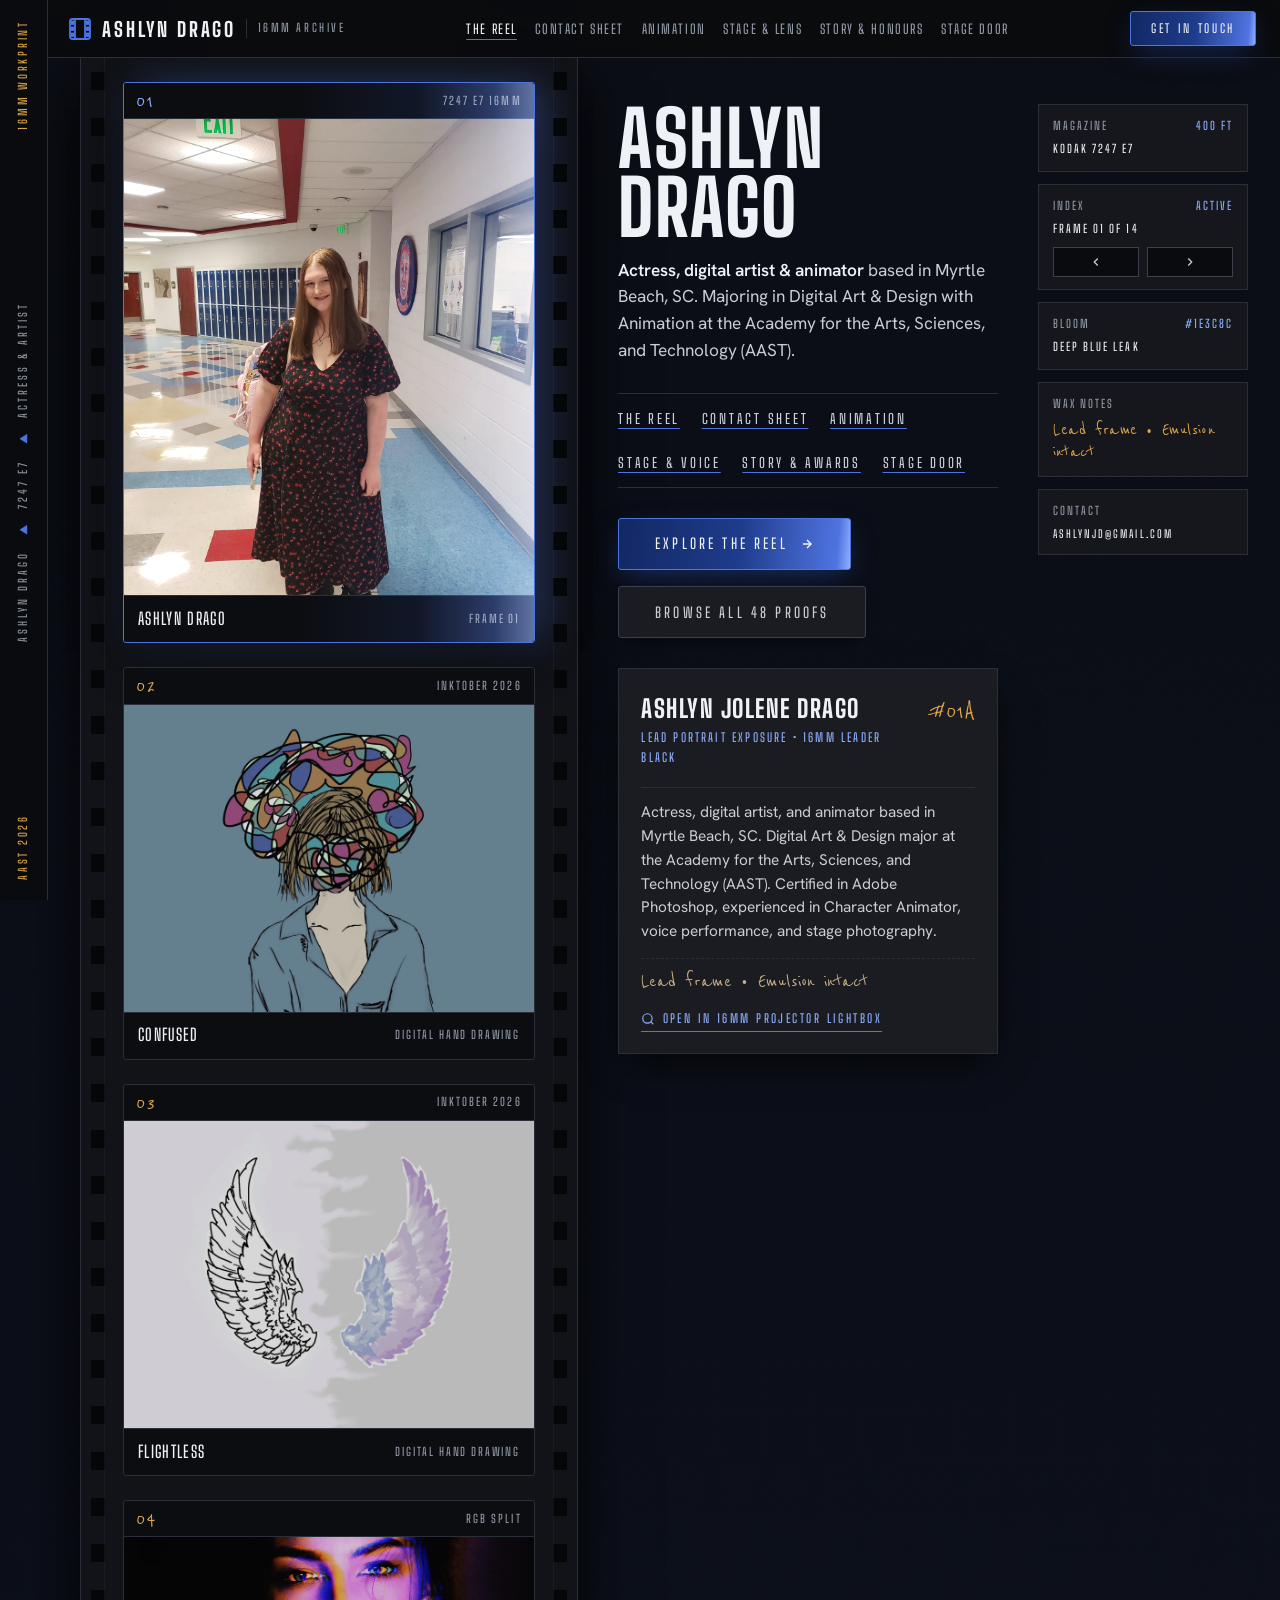
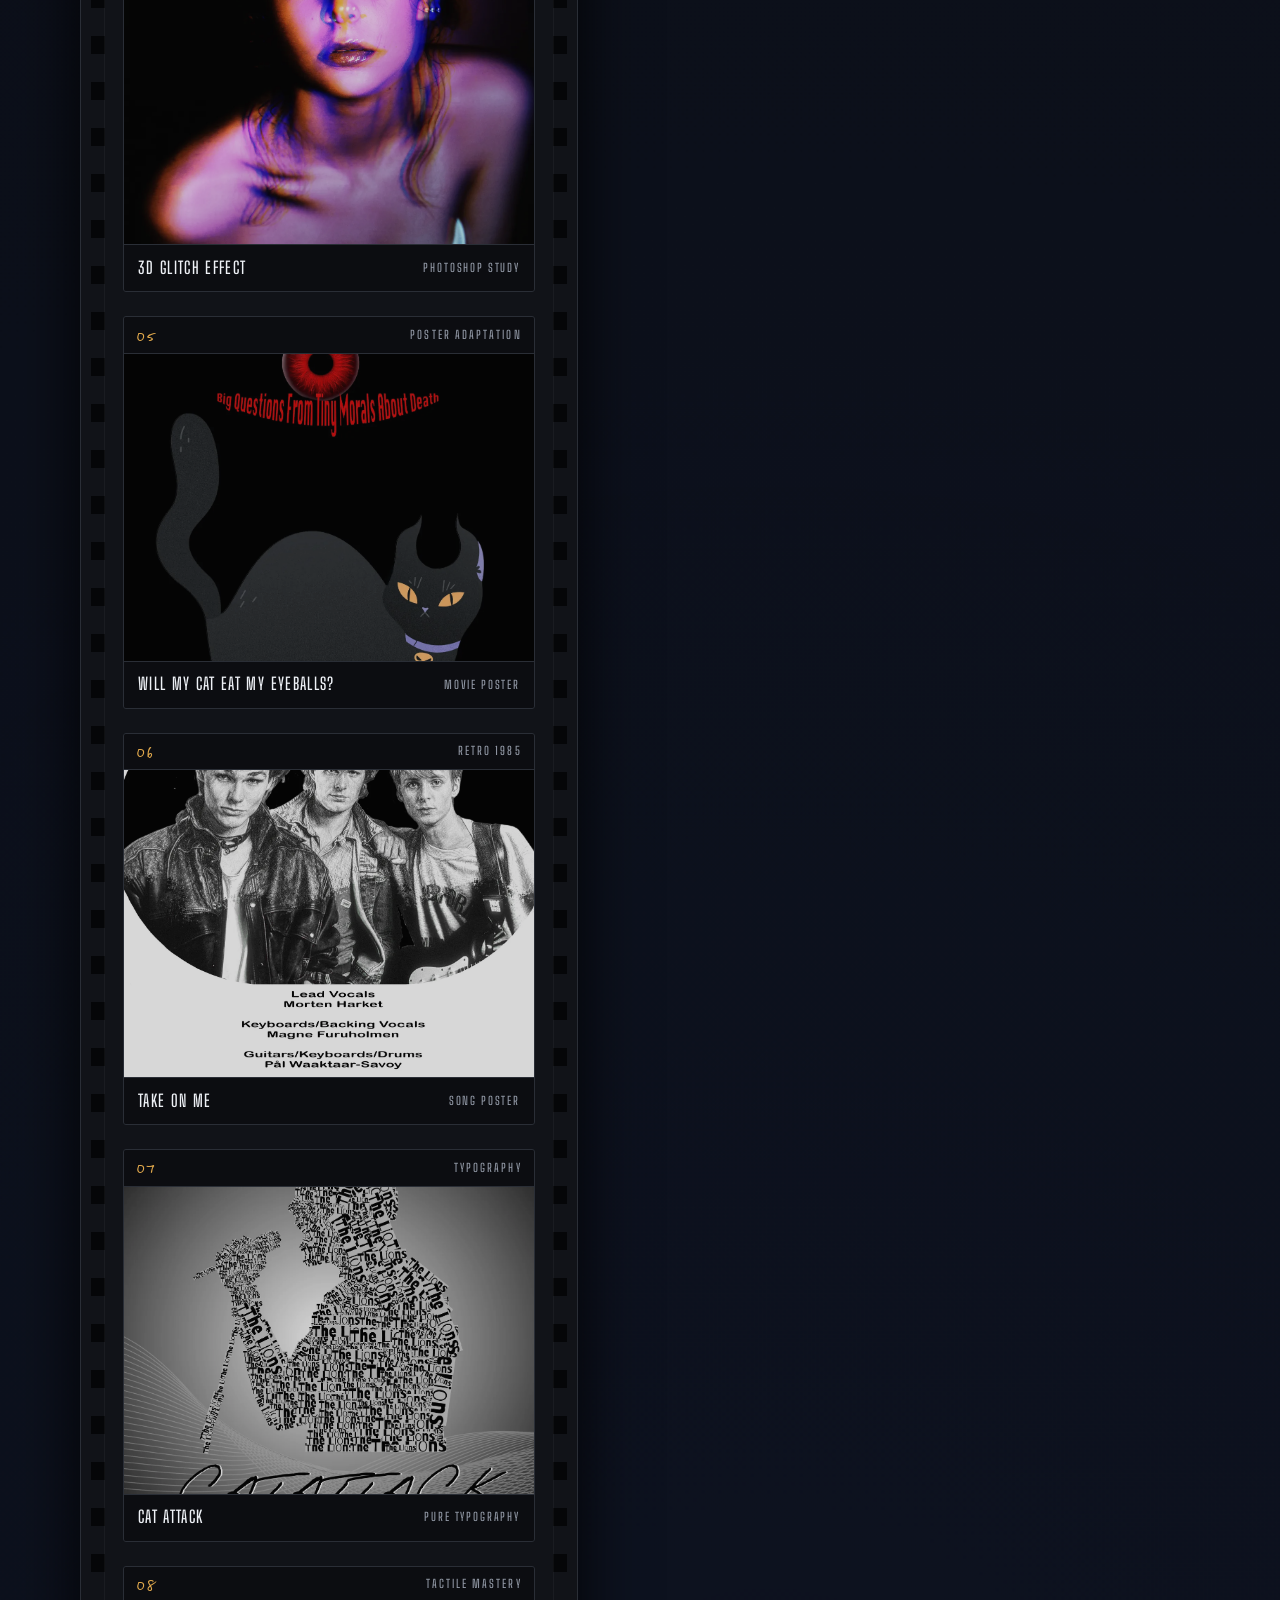
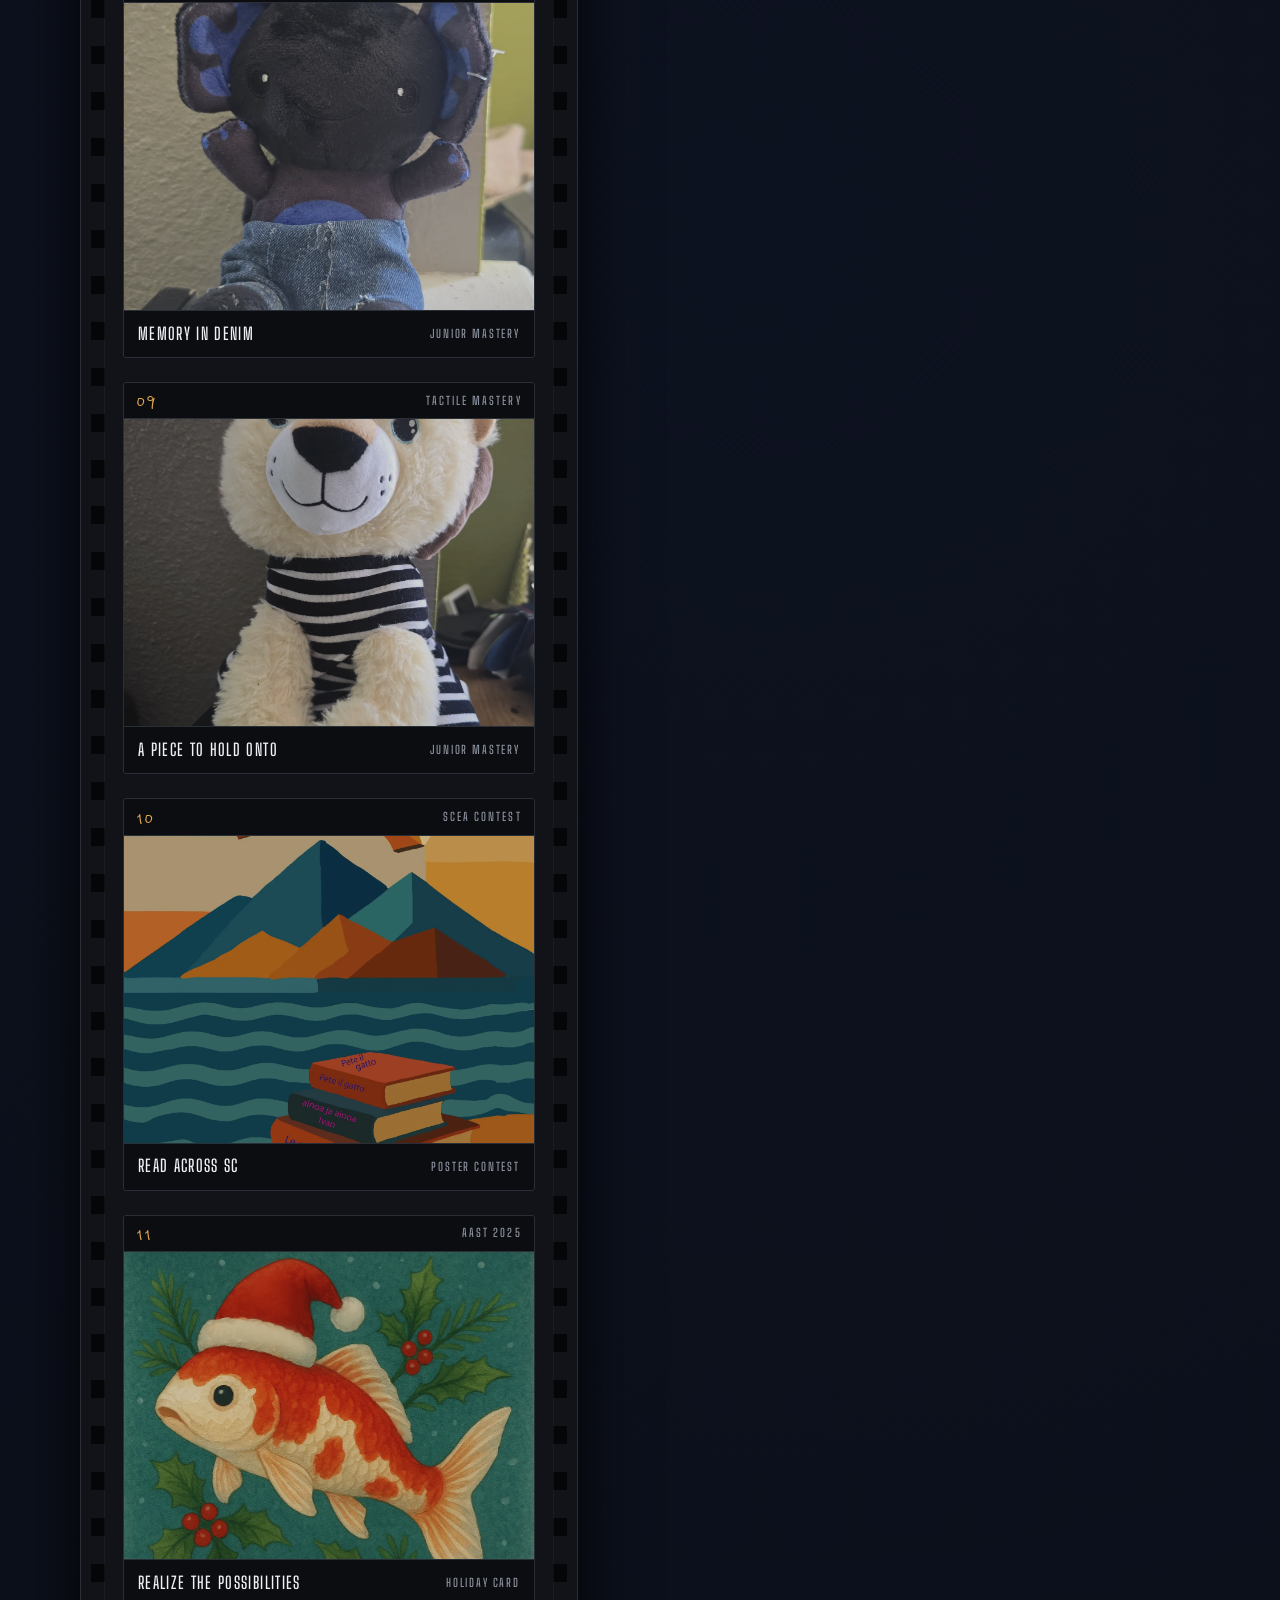
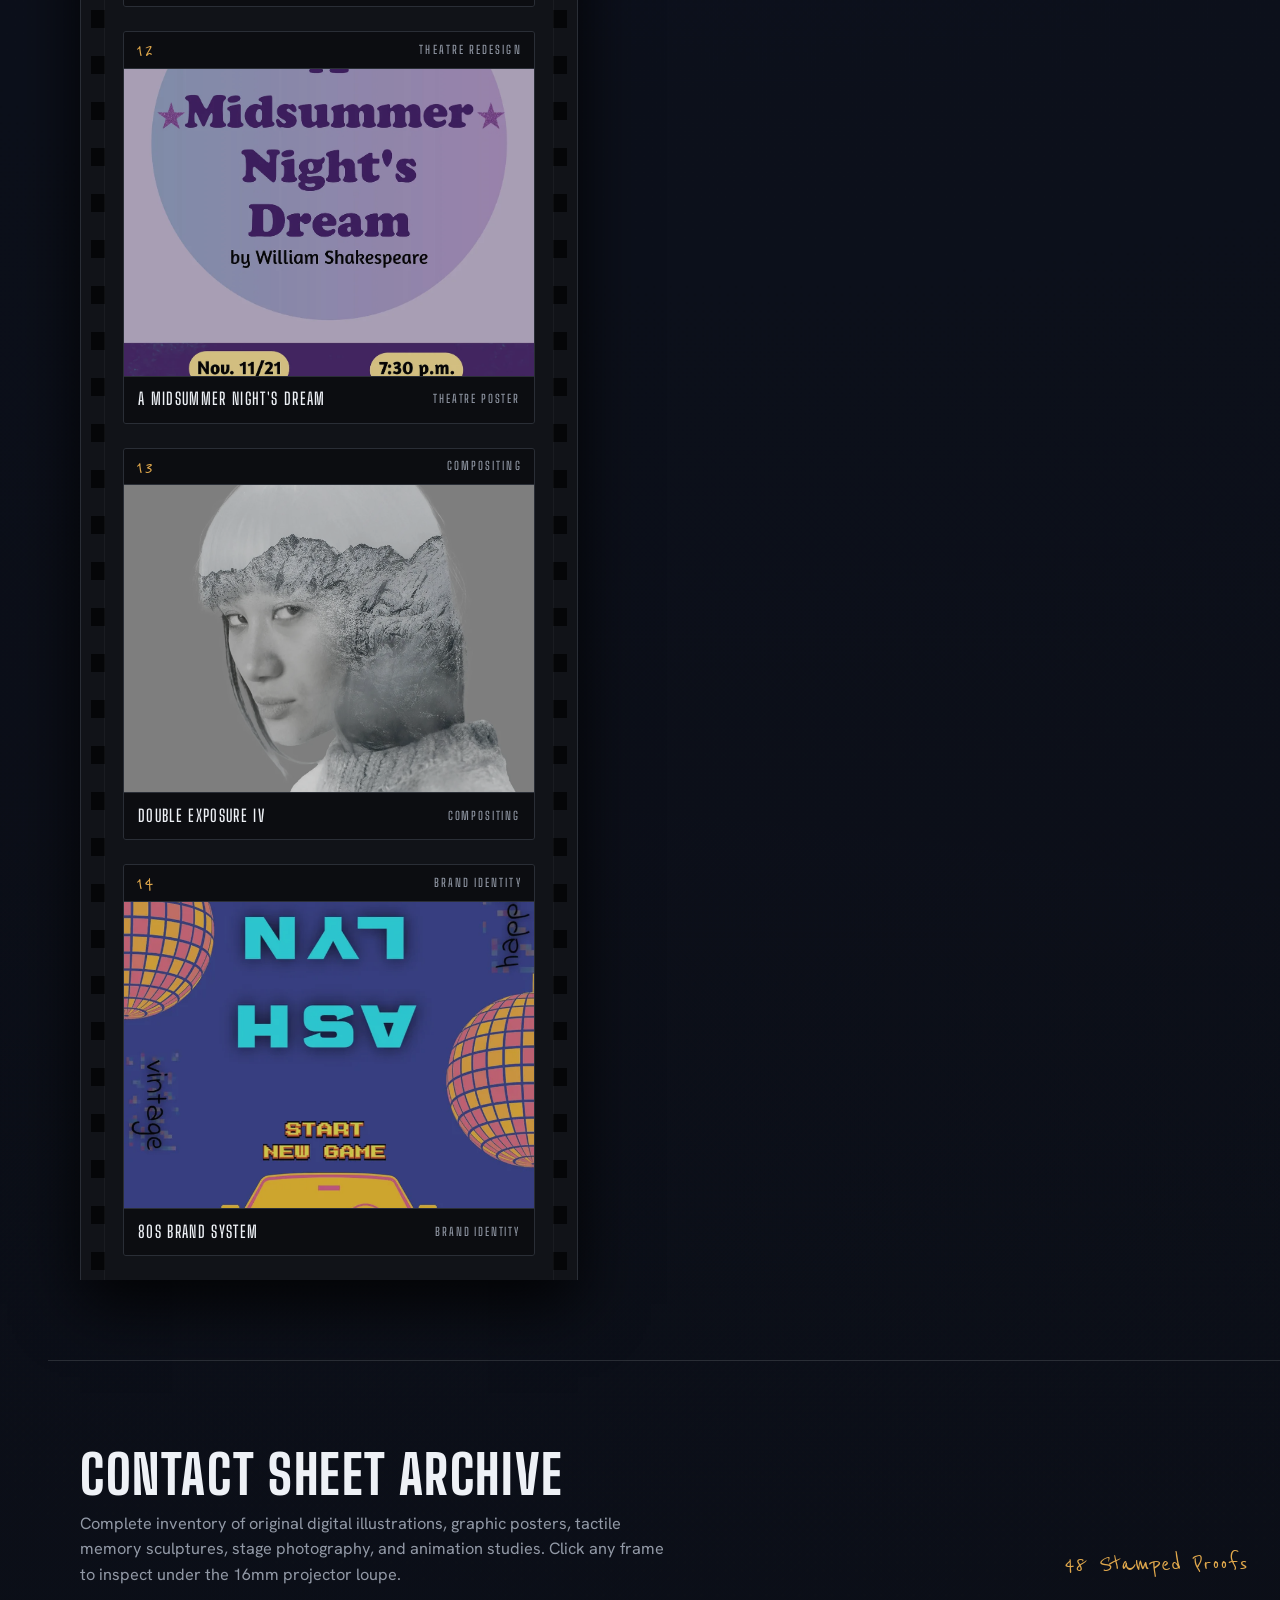
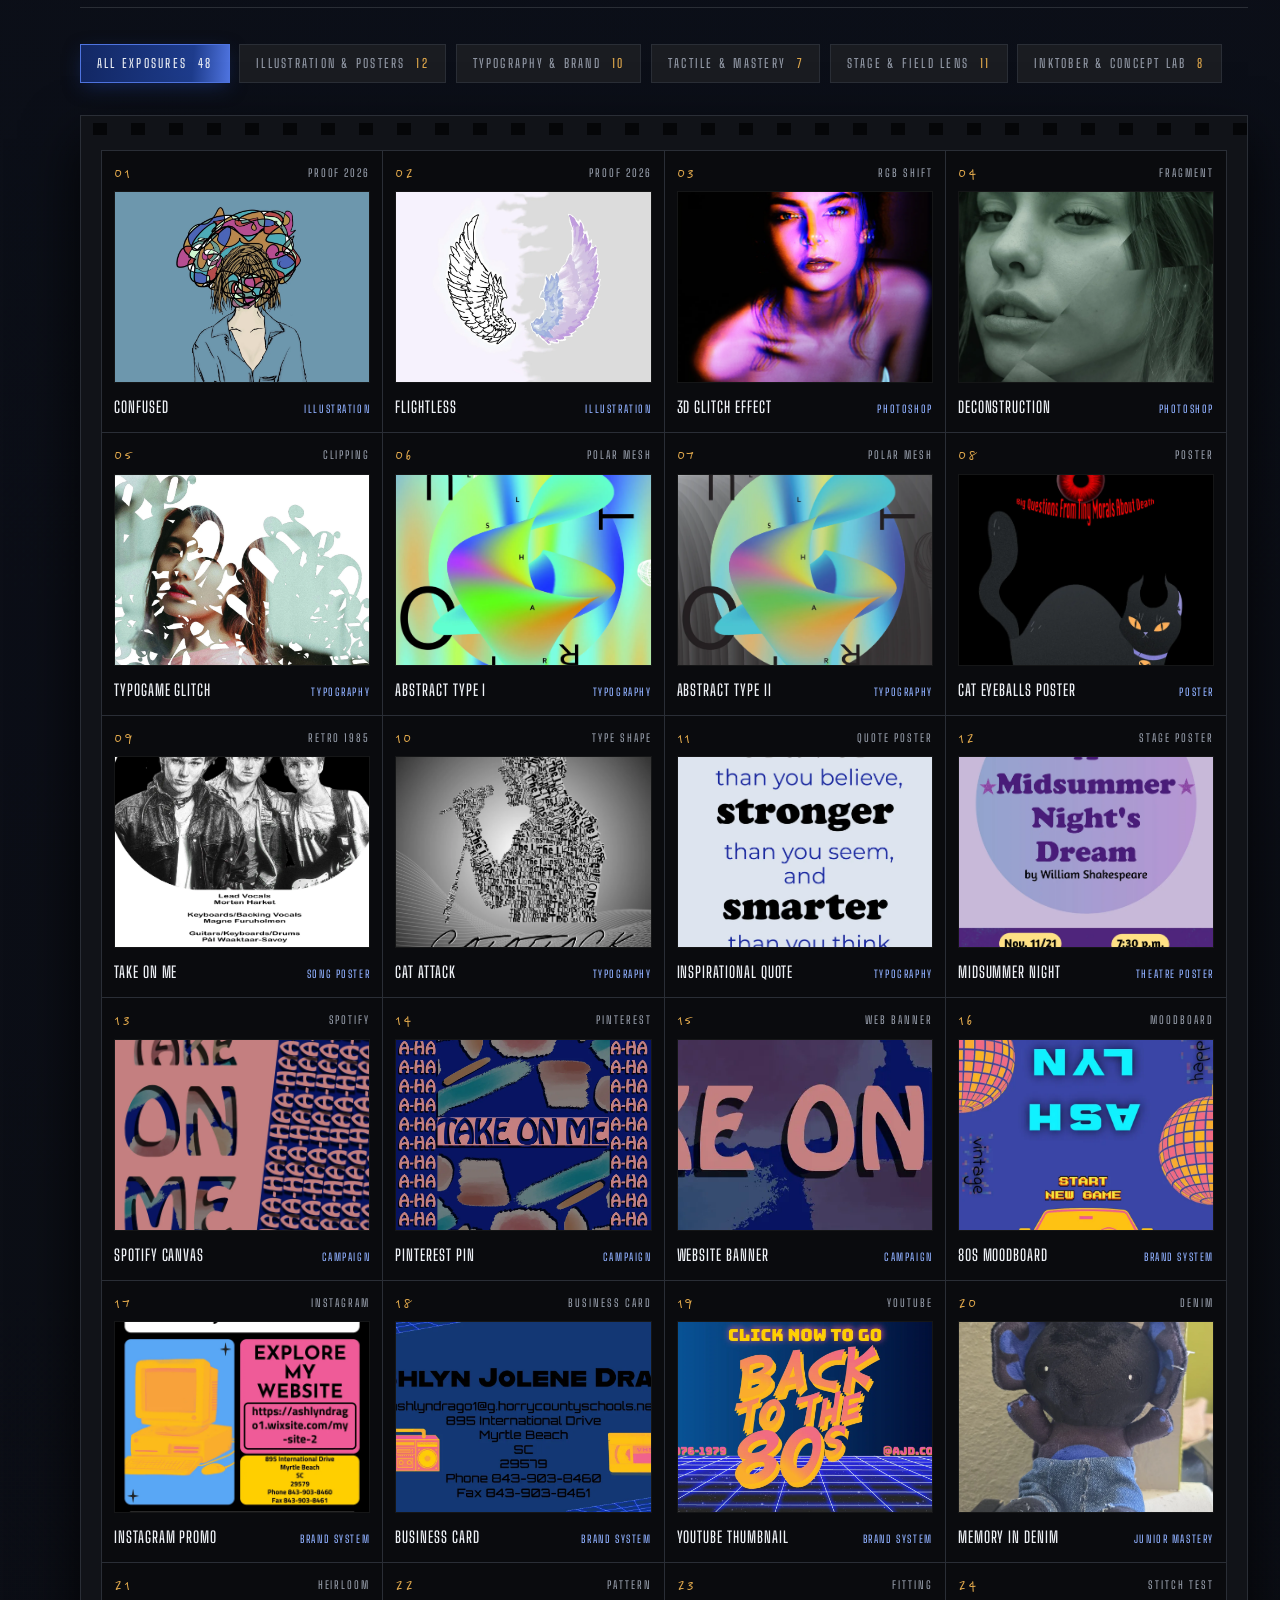
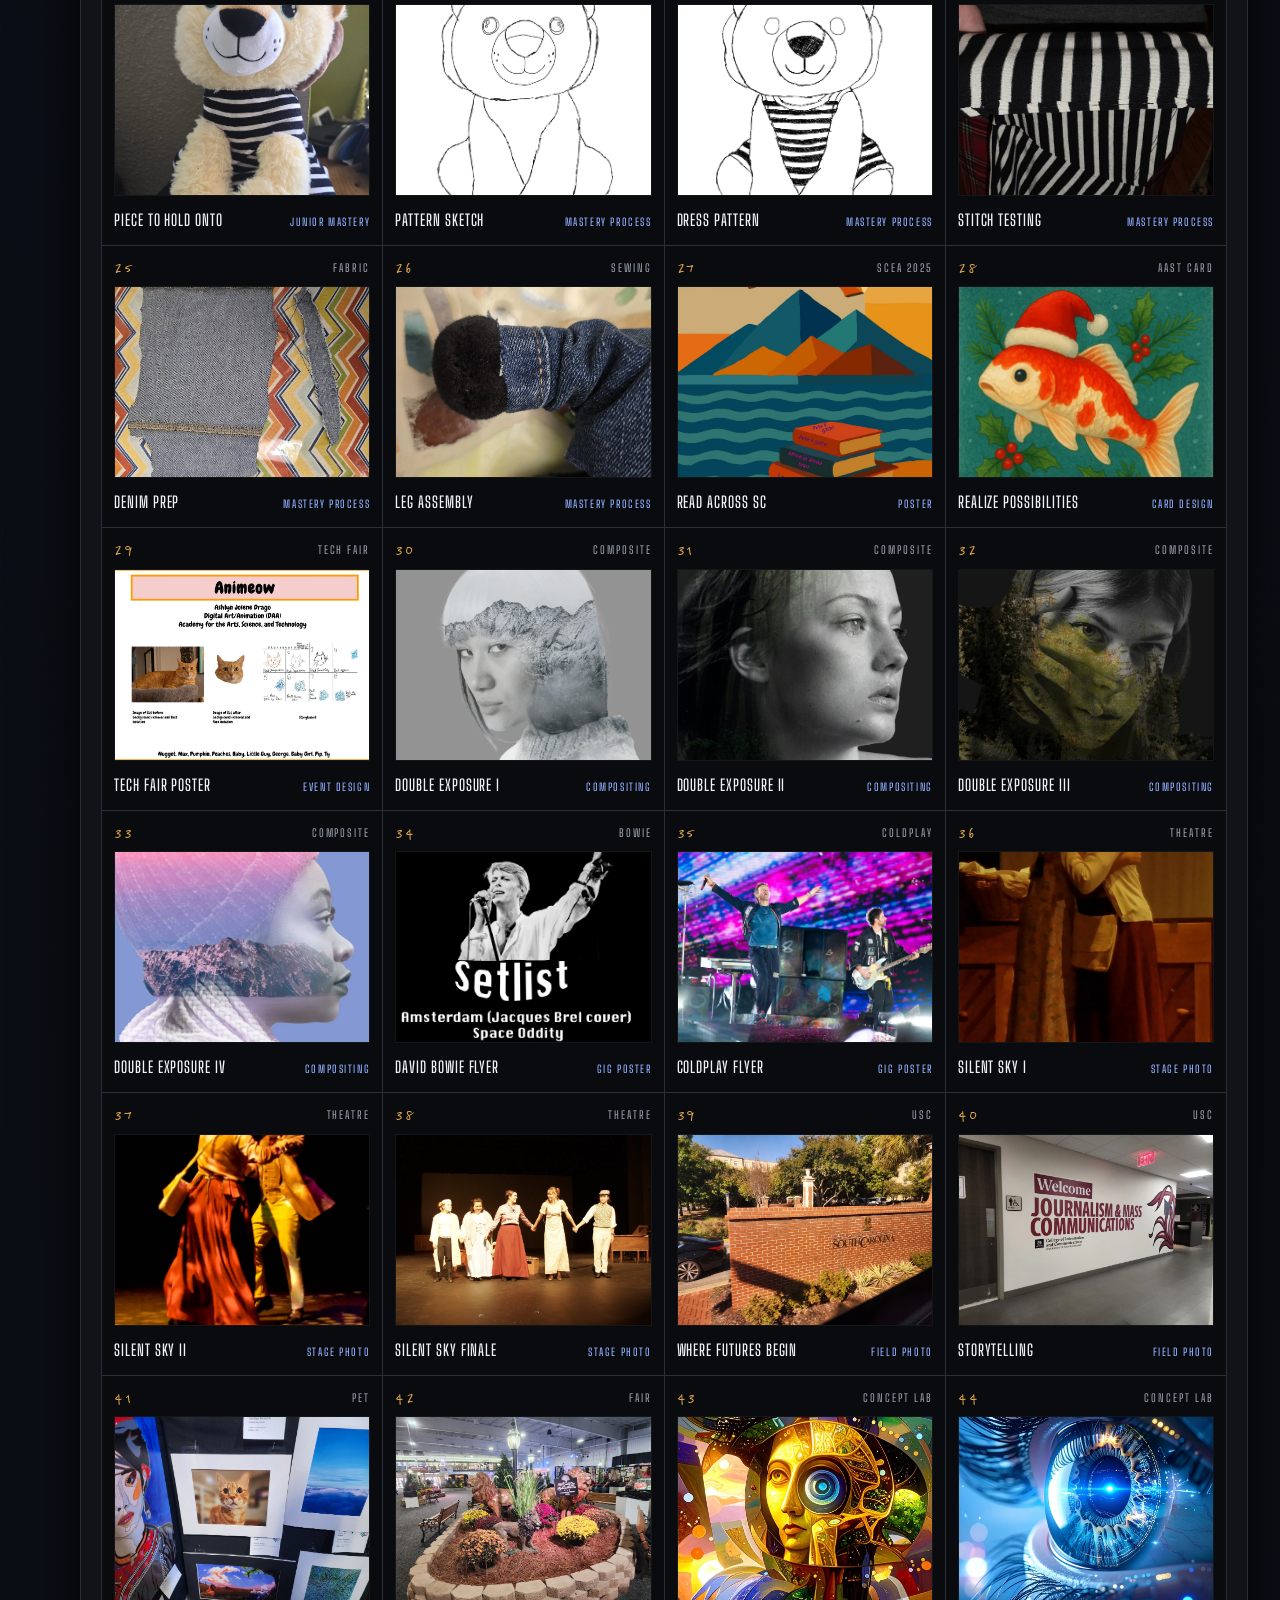
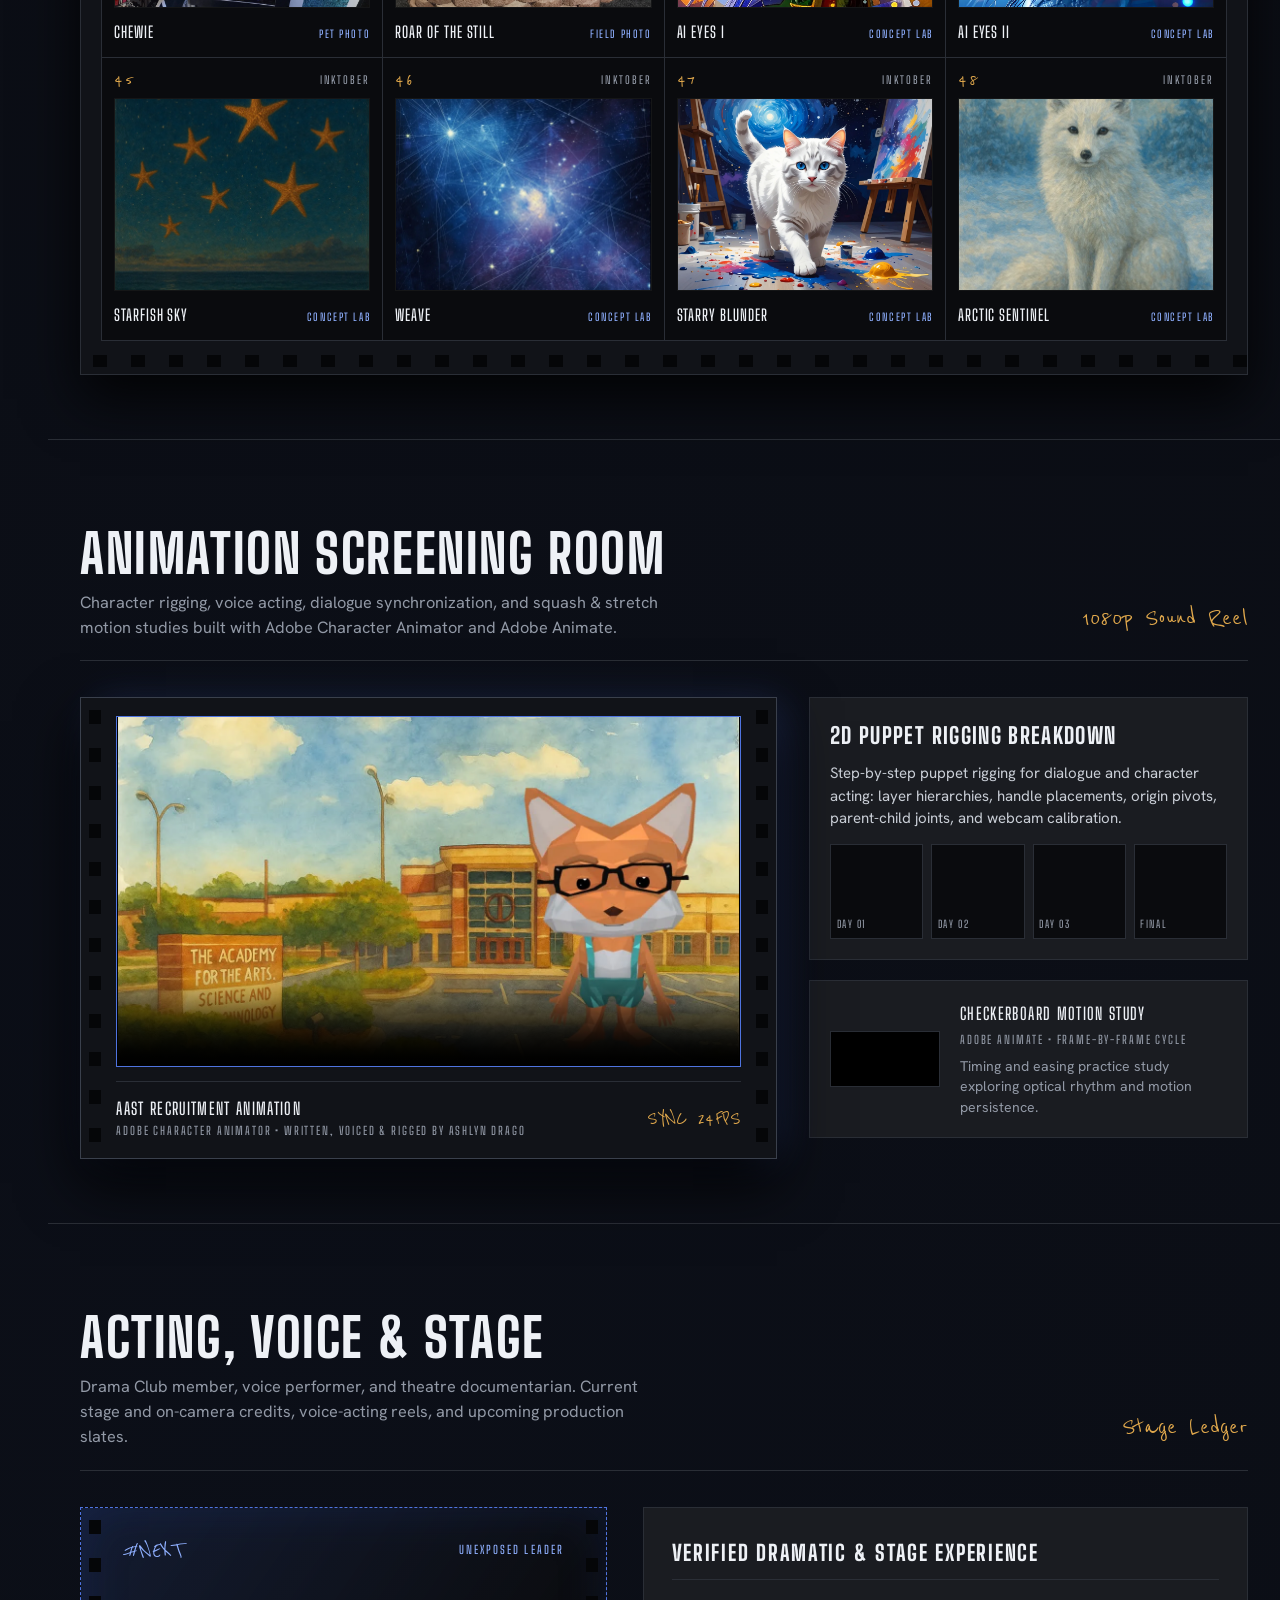
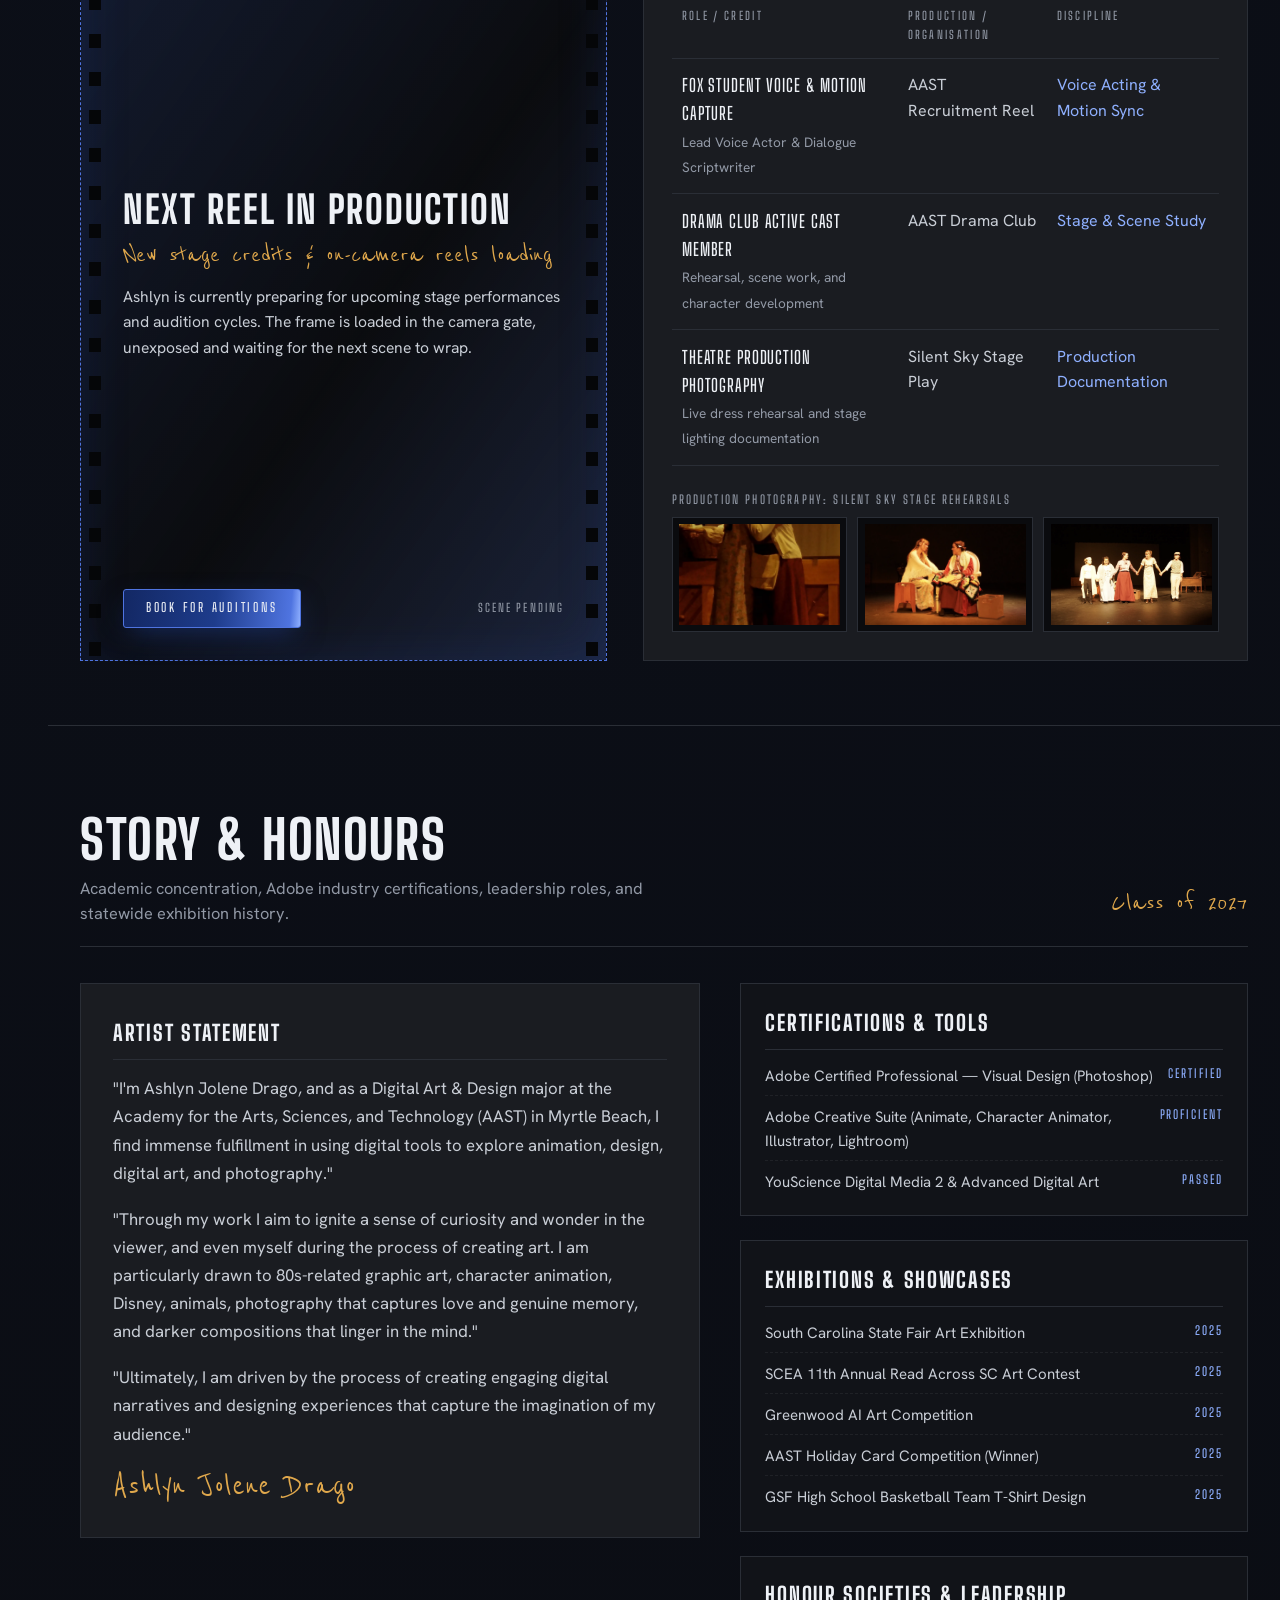
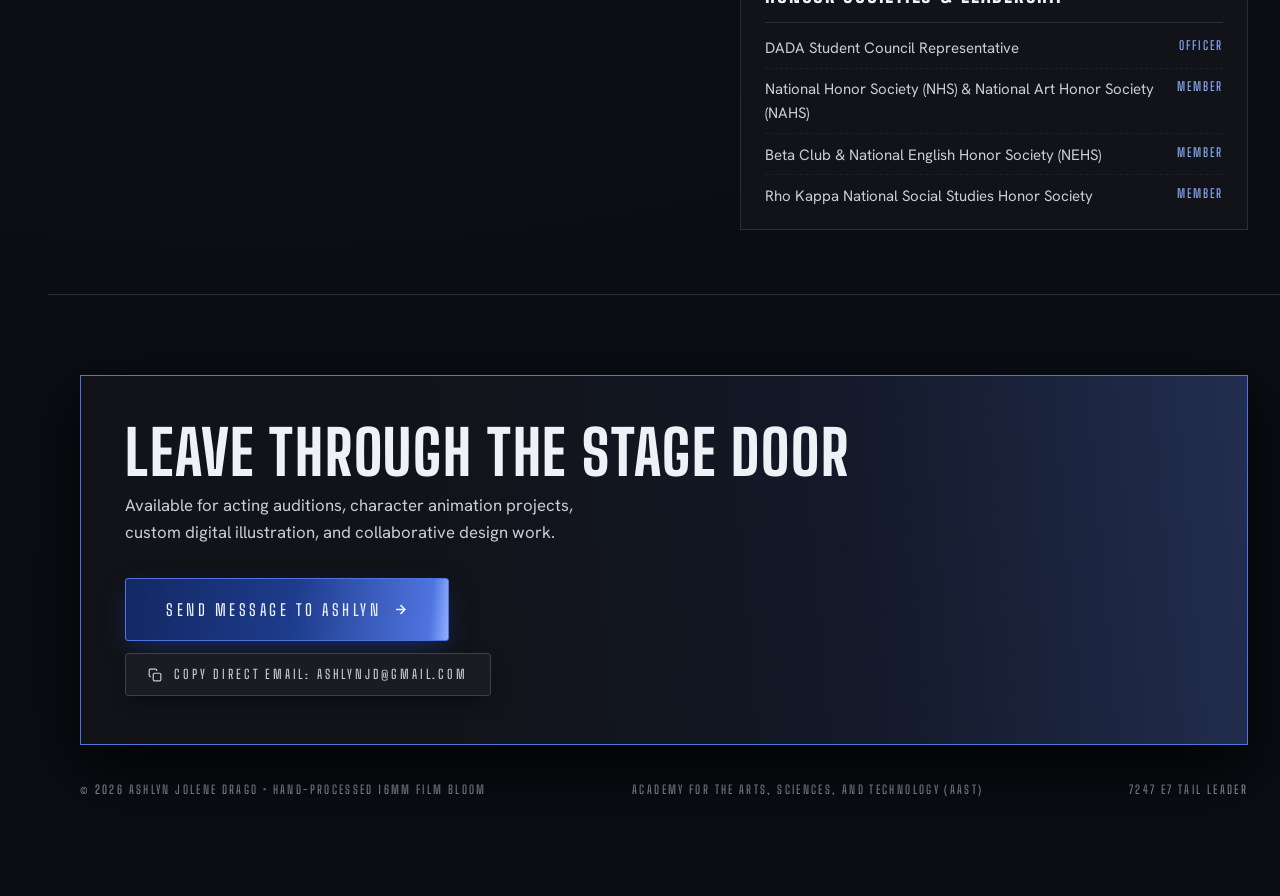
<file: index.html>
<!DOCTYPE html>
<html lang="en">
<head>
  <meta charset="UTF-8">
  <meta name="viewport" content="width=device-width, initial-scale=1.0">
  <title>Ashlyn Drago — Actress & Digital Artist</title>
  <meta name="description" content="Official portfolio of Ashlyn Jolene Drago: Actress, digital artist, and animator based in Myrtle Beach, SC. Featuring 16mm hand-processed workprint, original illustrations, graphic design, and animation reels.">
  <link rel="stylesheet" href="styles.css">
</head>
<body>
  <!-- Fixed Left Stamped Edge-Code Rail -->
  <aside class="edge-code-rail" aria-hidden="true">
    <div class="edge-code-mark">16MM WORKPRINT</div>
    <div class="edge-code-stream">
      <span>ASHLYN DRAGO</span>
      <svg class="edge-code-triangle" viewBox="0 0 8 10" fill="currentColor"><polygon points="0,0 8,5 0,10"/></svg>
      <span>7247 E7</span>
      <svg class="edge-code-triangle" viewBox="0 0 8 10" fill="currentColor"><polygon points="0,0 8,5 0,10"/></svg>
      <span>ACTRESS & ARTIST</span>
    </div>
    <div class="edge-code-mark">AAST 2026</div>
  </aside>

  <!-- Sticky Top Film Leader Bar -->
  <header class="top-leader">
    <a href="#reel" class="brand-stamp">
      <svg class="brand-stamp-icon" viewBox="0 0 24 24" fill="none" stroke="currentColor" stroke-width="1.8">
        <rect x="2" y="2" width="20" height="20" rx="2.5"></rect>
        <line x1="7" y1="2" x2="7" y2="22"></line>
        <line x1="17" y1="2" x2="17" y2="22"></line>
        <rect x="3.5" y="4.5" width="2" height="2.5" fill="currentColor"></rect>
        <rect x="3.5" y="10.5" width="2" height="2.5" fill="currentColor"></rect>
        <rect x="3.5" y="16.5" width="2" height="2.5" fill="currentColor"></rect>
        <rect x="18.5" y="4.5" width="2" height="2.5" fill="currentColor"></rect>
        <rect x="18.5" y="10.5" width="2" height="2.5" fill="currentColor"></rect>
        <rect x="18.5" y="16.5" width="2" height="2.5" fill="currentColor"></rect>
      </svg>
      <span class="brand-stamp-text">ASHLYN DRAGO</span>
      <span class="brand-stamp-sub">16MM ARCHIVE</span>
    </a>

    <nav aria-label="Workprint Navigation">
      <ul class="leader-nav">
        <li><a href="#reel" class="is-current">The Reel</a></li>
        <li><a href="#contact-sheet">Contact Sheet</a></li>
        <li><a href="#animation">Animation</a></li>
        <li><a href="#acting">Stage & Lens</a></li>
        <li><a href="#about">Story & Honours</a></li>
        <li><a href="#stage-door">Stage Door</a></li>
      </ul>
    </nav>

    <div class="leader-counter-cluster">
      <div class="live-frame-readout">
        EXPOSURE <strong id="live-frame-num">01</strong> / <span id="live-frame-total">14</span>
      </div>
      <a href="#stage-door" class="strip-btn" style="padding: 0.45rem 1.25rem; font-size: 0.76rem;">Get in touch</a>
    </div>
  </header>

  <main class="workprint-shell">
    <!-- SECTION 1: THE REEL (First Viewport & Continuous Vertical 16mm Film Strip) -->
    <section id="reel" class="reel-stage" aria-label="The Reel: Vertical 16mm Film Strip">
      <!-- 16mm Film Strip Column (Continuous Vertical Sprocket Strip) -->
      <div class="film-strip-column">
        <!-- FRAME 01: Hero Portrait (Ashlyn Jolene Drago) -->
        <article class="film-frame is-active film-frame--portrait" data-frame-index="0" data-lightbox-item
          data-frame-code="#01A"
          data-title="Ashlyn Jolene Drago"
          data-medium="Lead Portrait Exposure • 16mm Leader Black"
          data-story="Actress, digital artist, and animator based in Myrtle Beach, SC. Digital Art & Design major at the Academy for the Arts, Sciences, and Technology (AAST). Certified in Adobe Photoshop, experienced in Character Animator, voice performance, and stage photography."
          data-wax="Lead frame • Emulsion intact"
          data-full-src="assets/web/ashlyn.webp"
          tabindex="0" role="button" aria-label="Open Frame 01: Ashlyn Jolene Drago portrait in projector gate">
          <div class="frame-rebate-top">
            <span class="frame-wax-num">01</span>
            <span class="frame-edge-stock">7247 E7 16MM</span>
          </div>
          <div class="frame-window">
            <img src="assets/web/ashlyn.webp" alt="Portrait photograph of Ashlyn Jolene Drago">
          </div>
          <div class="frame-rebate-bottom">
            <span class="frame-caption-title">Ashlyn Drago</span>
            <span class="frame-caption-medium">Frame 01</span>
          </div>
        </article>

        <!-- FRAME 02: Confused (Inktober 2026 Original Hand-Drawn Digital Illustration) -->
        <article class="film-frame" data-frame-index="1" data-lightbox-item
          data-frame-code="#02A"
          data-title="Confused"
          data-medium="Digital Illustration • Procreate & Photoshop • 2026"
          data-story="Original hand-drawn digital illustration created for Inktober. A tangled crown of electric scribble and saturated color exploding from the mind against deep twilight cobalt. Signed 'Ashlyn 2026'."
          data-wax="Original hand-drawn work • signed 'Ashlyn 2026'"
          data-full-src="assets/web/confused.webp"
          tabindex="0" role="button" aria-label="Open Frame 02: Confused digital illustration">
          <div class="frame-rebate-top">
            <span class="frame-wax-num">02</span>
            <span class="frame-edge-stock">INKTOBER 2026</span>
          </div>
          <div class="frame-window">
            <img src="assets/web/confused.webp" alt="Confused: Hand-drawn digital illustration of a figure with electric tangled mind scribbles signed Ashlyn 2026" loading="lazy">
          </div>
          <div class="frame-rebate-bottom">
            <span class="frame-caption-title">Confused</span>
            <span class="frame-caption-medium">Digital Hand Drawing</span>
          </div>
        </article>

        <!-- FRAME 03: Flightless (Inktober 2026 Original Hand-Drawn Digital Illustration) -->
        <article class="film-frame" data-frame-index="2" data-lightbox-item
          data-frame-code="#03A"
          data-title="Flightless"
          data-medium="Digital Illustration • Symmetrical Ink & Wash • 2026"
          data-story="A pair of wings suspended in smoke: one rendered in crisp skeletal ink line-art, the other blooming in feathered purples and blues. Signed 'Ashlyn 2026'."
          data-wax="Original hand-drawn work • Dual wing study"
          data-full-src="assets/web/flightless.webp"
          tabindex="0" role="button" aria-label="Open Frame 03: Flightless digital illustration">
          <div class="frame-rebate-top">
            <span class="frame-wax-num">03</span>
            <span class="frame-edge-stock">INKTOBER 2026</span>
          </div>
          <div class="frame-window">
            <img src="assets/web/flightless.webp" alt="Flightless: Dual wing illustration one in black ink line art and one painted purple and blue signed Ashlyn 2026" loading="lazy">
          </div>
          <div class="frame-rebate-bottom">
            <span class="frame-caption-title">Flightless</span>
            <span class="frame-caption-medium">Digital Hand Drawing</span>
          </div>
        </article>

        <!-- FRAME 04: 3D Glitch Effect -->
        <article class="film-frame" data-frame-index="3" data-lightbox-item
          data-frame-code="#04A"
          data-title="3D Glitch Effect"
          data-medium="Adobe Photoshop • Channel Displacement & Lighten Blend"
          data-story="RGB color channel displacement study. Pure hue/saturation splits (red, blue, and yellow) shifted across lightened blend modes with bottom gradient bleed for analog CRT chromatic aberration."
          data-wax="Mastery study • RGB channel split"
          data-full-src="assets/web/3d-glitch-effect.webp"
          tabindex="0" role="button" aria-label="Open Frame 04: 3D Glitch Effect">
          <div class="frame-rebate-top">
            <span class="frame-wax-num">04</span>
            <span class="frame-edge-stock">RGB SPLIT</span>
          </div>
          <div class="frame-window">
            <img src="assets/web/3d-glitch-effect.webp" alt="3D Glitch Effect Photoshop digital art" loading="lazy">
          </div>
          <div class="frame-rebate-bottom">
            <span class="frame-caption-title">3D Glitch Effect</span>
            <span class="frame-caption-medium">Photoshop Study</span>
          </div>
        </article>

        <!-- FRAME 05: Will My Cat Eat My Eyeballs? -->
        <article class="film-frame" data-frame-index="4" data-lightbox-item
          data-frame-code="#05A"
          data-title="Will My Cat Eat My Eyeballs?"
          data-medium="Photoshop • Concept Movie Poster"
          data-story="Movie poster adaptation of the Caitlin Doughty mortuary science book. Curved eerie typography shaped into an eye socket with an ominous red iris at the focal center, using stark black and red tones."
          data-wax="Book adaptation poster • Curvilinear type eye"
          data-full-src="assets/web/will-my-cat-eat-my-eyeballs.webp"
          tabindex="0" role="button" aria-label="Open Frame 05: Will My Cat Eat My Eyeballs movie poster">
          <div class="frame-rebate-top">
            <span class="frame-wax-num">05</span>
            <span class="frame-edge-stock">POSTER ADAPTATION</span>
          </div>
          <div class="frame-window">
            <img src="assets/web/will-my-cat-eat-my-eyeballs.webp" alt="Will My Cat Eat My Eyeballs concept movie poster" loading="lazy">
          </div>
          <div class="frame-rebate-bottom">
            <span class="frame-caption-title">Will My Cat Eat My Eyeballs?</span>
            <span class="frame-caption-medium">Movie Poster</span>
          </div>
        </article>

        <!-- FRAME 06: Take On Me (1985 Retro Song Poster) -->
        <article class="film-frame" data-frame-index="5" data-lightbox-item
          data-frame-code="#06A"
          data-title="Take On Me (A-ha, 1985)"
          data-medium="Photoshop • Retro Music Poster Campaign"
          data-story="Inspired by the iconic rotoscoped music video. Blends half-real half-sketch rotoscoping with 80s typography, full track credentials, and geometric oval masking."
          data-wax="80s music campaign • Rotoscope tribute"
          data-full-src="assets/web/take-on-me-poster.webp"
          tabindex="0" role="button" aria-label="Open Frame 06: Take On Me song poster">
          <div class="frame-rebate-top">
            <span class="frame-wax-num">06</span>
            <span class="frame-edge-stock">RETRO 1985</span>
          </div>
          <div class="frame-window">
            <img src="assets/web/take-on-me-poster.webp" alt="Take On Me retro song poster with A-ha credentials" loading="lazy">
          </div>
          <div class="frame-rebate-bottom">
            <span class="frame-caption-title">Take On Me</span>
            <span class="frame-caption-medium">Song Poster</span>
          </div>
        </article>

        <!-- FRAME 07: Cat Attack by The Lions (Pure Typography) -->
        <article class="film-frame" data-frame-index="6" data-lightbox-item
          data-frame-code="#07A"
          data-title="Cat Attack by The Lions"
          data-medium="Illustrator & Photoshop • Typographic Image Construction"
          data-story="A music single thumbnail built entirely from words. Repeating 'LION' words angled and scaled to form the feline silhouette, paired with scratch-mark title lettering and wave energy lines."
          data-wax="Pure typography • Made from repeating wordforms"
          data-full-src="assets/web/cat-attack-typography.webp"
          tabindex="0" role="button" aria-label="Open Frame 07: Cat Attack typography artwork">
          <div class="frame-rebate-top">
            <span class="frame-wax-num">07</span>
            <span class="frame-edge-stock">TYPOGRAPHY</span>
          </div>
          <div class="frame-window">
            <img src="assets/web/cat-attack-typography.webp" alt="Cat Attack by The Lions typography single artwork" loading="lazy">
          </div>
          <div class="frame-rebate-bottom">
            <span class="frame-caption-title">Cat Attack</span>
            <span class="frame-caption-medium">Pure Typography</span>
          </div>
        </article>

        <!-- FRAME 08: Memory in Denim (Mastery Fiber Sculpture) -->
        <article class="film-frame" data-frame-index="7" data-lightbox-item
          data-frame-code="#08A"
          data-title="Memory in Denim"
          data-medium="Junior Mastery • Recycled Denim Plush Sculpture"
          data-story="Hand-sewn plushie crafted from worn denim. Explores the tactile weight of clothing as tangible memory containers — jeans as a universal fabric that carries personal history and physical wear."
          data-wax="Junior Mastery • Hand-sewn denim plush sculpture"
          data-full-src="assets/web/memory-in-denim.webp"
          tabindex="0" role="button" aria-label="Open Frame 08: Memory in Denim sculpture">
          <div class="frame-rebate-top">
            <span class="frame-wax-num">08</span>
            <span class="frame-edge-stock">TACTILE MASTERY</span>
          </div>
          <div class="frame-window">
            <img src="assets/web/memory-in-denim.webp" alt="Memory in Denim: Hand-sewn denim plush sculpture" loading="lazy">
          </div>
          <div class="frame-rebate-bottom">
            <span class="frame-caption-title">Memory in Denim</span>
            <span class="frame-caption-medium">Junior Mastery</span>
          </div>
        </article>

        <!-- FRAME 09: A Piece to Hold Onto (Mastery Fiber Sculpture) -->
        <article class="film-frame" data-frame-index="8" data-lightbox-item
          data-frame-code="#09A"
          data-title="A Piece to Hold Onto"
          data-medium="Junior Mastery • Striped Dress Fabric & Plushie"
          data-story="Inspired by her mom and her favorite striped dress worn on family vacations and dinners. Hand-stitched to transform cherished family fabric into an enduring tangible keepsake."
          data-wax="Family keepsake • Mom's striped dress fabric"
          data-full-src="assets/web/a-piece-to-hold-onto.webp"
          tabindex="0" role="button" aria-label="Open Frame 09: A Piece to Hold Onto sculpture">
          <div class="frame-rebate-top">
            <span class="frame-wax-num">09</span>
            <span class="frame-edge-stock">TACTILE MASTERY</span>
          </div>
          <div class="frame-window">
            <img src="assets/web/a-piece-to-hold-onto.webp" alt="A Piece to Hold Onto: Plush sculpture wearing mom's striped dress fabric" loading="lazy">
          </div>
          <div class="frame-rebate-bottom">
            <span class="frame-caption-title">A Piece to Hold Onto</span>
            <span class="frame-caption-medium">Junior Mastery</span>
          </div>
        </article>

        <!-- FRAME 10: From the Mountains to the Sea (Read Across SC Contest) -->
        <article class="film-frame" data-frame-index="9" data-lightbox-item
          data-frame-code="#10A"
          data-title="From the Mountains to the Sea, Read with Me"
          data-medium="Photoshop • SCEA 11th Annual Art Contest Entry"
          data-story="Contest entry for the South Carolina Education Association promoting statewide literacy. Integrates the Blue Ridge mountains and coastal Atlantic waters circling a central sun, bound by multilingual book titles."
          data-wax="Statewide competition • SCEA 11th Annual Art Contest"
          data-full-src="assets/web/read-across-sc-poster.webp"
          tabindex="0" role="button" aria-label="Open Frame 10: SCEA Read Across South Carolina poster">
          <div class="frame-rebate-top">
            <span class="frame-wax-num">10</span>
            <span class="frame-edge-stock">SCEA CONTEST</span>
          </div>
          <div class="frame-window">
            <img src="assets/web/read-across-sc-poster.webp" alt="From the Mountains to the Sea Read Across SC contest poster" loading="lazy">
          </div>
          <div class="frame-rebate-bottom">
            <span class="frame-caption-title">Read Across SC</span>
            <span class="frame-caption-medium">Poster Contest</span>
          </div>
        </article>

        <!-- FRAME 11: Realize the Possibilities (AAST Holiday Card Winner) -->
        <article class="film-frame" data-frame-index="10" data-lightbox-item
          data-frame-code="#11A"
          data-title="Realize the Possibilities"
          data-medium="Digital Illustration • 2025 AAST Holiday Card Competition"
          data-story="Designed around the AAST school motto. Features seven stylized pine fronds representing each academic major at AAST, with a flowing koi fish symbolizing the student body united in harmony."
          data-wax="School competition • 7 academic majors represented"
          data-full-src="assets/web/realize-the-possibilities-card.webp"
          tabindex="0" role="button" aria-label="Open Frame 11: AAST Holiday Card">
          <div class="frame-rebate-top">
            <span class="frame-wax-num">11</span>
            <span class="frame-edge-stock">AAST 2025</span>
          </div>
          <div class="frame-window">
            <img src="assets/web/realize-the-possibilities-card.webp" alt="Realize the Possibilities AAST holiday card design" loading="lazy">
          </div>
          <div class="frame-rebate-bottom">
            <span class="frame-caption-title">Realize the Possibilities</span>
            <span class="frame-caption-medium">Holiday Card</span>
          </div>
        </article>

        <!-- FRAME 12: A Midsummer Night's Dream (Theatre Poster Redesign) -->
        <article class="film-frame" data-frame-index="11" data-lightbox-item
          data-frame-code="#12A"
          data-title="A Midsummer Night's Dream"
          data-medium="Photoshop & Illustrator • Theatrical Poster Redesign"
          data-story="Full redesign of Shakespeare's stage play billing. Rebuilt cluttered visual hierarchy into a clean nocturnal palette of twilight purple, celestial yellow moon circles, and balanced Cooper Std and Amaranth type hierarchy."
          data-wax="Theatrical redesign • Moon circle typography"
          data-full-src="assets/web/midsummer-nights-dream.webp"
          tabindex="0" role="button" aria-label="Open Frame 12: A Midsummer Night's Dream poster redesign">
          <div class="frame-rebate-top">
            <span class="frame-wax-num">12</span>
            <span class="frame-edge-stock">THEATRE REDESIGN</span>
          </div>
          <div class="frame-window">
            <img src="assets/web/midsummer-nights-dream.webp" alt="A Midsummer Night's Dream theatrical poster redesign" loading="lazy">
          </div>
          <div class="frame-rebate-bottom">
            <span class="frame-caption-title">A Midsummer Night's Dream</span>
            <span class="frame-caption-medium">Theatre Poster</span>
          </div>
        </article>

        <!-- FRAME 13: Double Exposure Series -->
        <article class="film-frame" data-frame-index="12" data-lightbox-item
          data-frame-code="#13A"
          data-title="Double Exposure IV"
          data-medium="Photoshop • Portrait & Landscape Compositing"
          data-story="Part of a 4-part series blending high-contrast silhouette portraiture with expansive natural landscapes. Palette sampled directly from horizon light using custom eyedropper gradients."
          data-wax="Composite study • Eyedropper palette blend"
          data-full-src="assets/web/double-exposure-1.webp"
          tabindex="0" role="button" aria-label="Open Frame 13: Double Exposure study">
          <div class="frame-rebate-top">
            <span class="frame-wax-num">13</span>
            <span class="frame-edge-stock">COMPOSITING</span>
          </div>
          <div class="frame-window">
            <img src="assets/web/double-exposure-1.webp" alt="Double exposure portrait and landscape composite" loading="lazy">
          </div>
          <div class="frame-rebate-bottom">
            <span class="frame-caption-title">Double Exposure IV</span>
            <span class="frame-caption-medium">Compositing</span>
          </div>
        </article>

        <!-- FRAME 14: 80s Personal Brand System -->
        <article class="film-frame" data-frame-index="13" data-lightbox-item
          data-frame-code="#14A"
          data-title="80s Personal Brand System"
          data-medium="Adobe Illustrator & Express • Comprehensive Brand System"
          data-story="A complete identity system drawing on 1980s color palettes, funky bold typefaces, and geometric grids. Spans a moodboard infographic, promotional graphics, business cards, and video thumbnails."
          data-wax="Brand system • Moodboard & marketing suite"
          data-full-src="assets/web/80s-brand-moodboard.webp"
          tabindex="0" role="button" aria-label="Open Frame 14: 80s brand system">
          <div class="frame-rebate-top">
            <span class="frame-wax-num">14</span>
            <span class="frame-edge-stock">BRAND IDENTITY</span>
          </div>
          <div class="frame-window">
            <img src="assets/web/80s-brand-moodboard.webp" alt="80s Personal Brand System moodboard and infographic" loading="lazy">
          </div>
          <div class="frame-rebate-bottom">
            <span class="frame-caption-title">80s Brand System</span>
            <span class="frame-caption-medium">Brand Identity</span>
          </div>
        </article>
      </div>

      <!-- Center-Right Column: Sticky Editorial Slate & Live Dossier -->
      <aside class="editorial-slate-column">
        <div>
          <h1 class="hero-display-title">Ashlyn Drago</h1>
          <p class="hero-intro-lead">
            <strong>Actress, digital artist & animator</strong> based in Myrtle Beach, SC. Majoring in Digital Art & Design with Animation at the Academy for the Arts, Sciences, and Technology (AAST).
          </p>
        </div>

        <nav class="slate-inline-nav" aria-label="Reel Quick Navigation">
          <a href="#reel">The Reel</a>
          <a href="#contact-sheet">Contact Sheet</a>
          <a href="#animation">Animation</a>
          <a href="#acting">Stage & Voice</a>
          <a href="#about">Story & Awards</a>
          <a href="#stage-door">Stage Door</a>
        </nav>

        <div class="hero-cta-row">
          <a href="#reel" class="strip-btn">
            <span>Explore the Reel</span>
            <svg width="14" height="14" viewBox="0 0 24 24" fill="none" stroke="currentColor" stroke-width="2.5"><path d="M5 12h14M12 5l7 7-7 7"/></svg>
          </a>
          <a href="#contact-sheet" class="strip-btn strip-btn--secondary">Browse All 48 Proofs</a>
        </div>

        <!-- Sticky Active-Frame Dossier Box -->
        <section class="active-frame-dossier" aria-label="Active Frame Dossier" aria-live="polite">
          <div class="dossier-header-row">
            <div>
              <div id="dossier-title" class="dossier-frame-title">Ashlyn Jolene Drago</div>
              <div id="dossier-meta" class="dossier-meta-line">Lead Portrait Exposure • 16mm Leader Black</div>
            </div>
            <div id="dossier-wax-badge" class="dossier-wax-badge">#01A</div>
          </div>
          <p id="dossier-story" class="dossier-story">
            Actress, digital artist, and animator based in Myrtle Beach, SC. Digital Art & Design major at the Academy for the Arts, Sciences, and Technology (AAST). Certified in Adobe Photoshop, experienced in Character Animator, voice performance, and stage photography.
          </p>
          <div id="dossier-wax-margin" class="dossier-wax-margin">
            Lead frame • Emulsion intact
          </div>
          <button id="dossier-loupe-btn" type="button" class="dossier-loupe-trigger">
            <svg width="14" height="14" viewBox="0 0 24 24" fill="none" stroke="currentColor" stroke-width="2"><circle cx="11" cy="11" r="8"></circle><line x1="21" y1="21" x2="16.65" y2="16.65"></line></svg>
            <span>Open in 16mm Projector Lightbox</span>
          </button>
        </section>
      </aside>

      <!-- Far-Right Telemetry Dock (16mm Camera / Film Reader Module) -->
      <aside class="telemetry-dock" aria-label="Camera Telemetry Dock">
        <div class="dock-module">
          <div class="dock-module-row">
            <span>MAGAZINE</span>
            <span class="dock-module-accent">400 FT</span>
          </div>
          <div class="dock-module-value">KODAK 7247 E7</div>
        </div>

        <div class="dock-module">
          <div class="dock-module-row">
            <span>INDEX</span>
            <span class="dock-module-accent">ACTIVE</span>
          </div>
          <div id="dock-frame-counter" class="dock-module-value tabular">FRAME 01 OF 14</div>
          <div class="dock-stepper">
            <button id="dock-prev-btn" type="button" class="dock-step-btn" aria-label="Step to previous frame">
              <svg width="14" height="14" viewBox="0 0 24 24" fill="none" stroke="currentColor" stroke-width="2.2"><path d="M15 18l-6-6 6-6"/></svg>
            </button>
            <button id="dock-next-btn" type="button" class="dock-step-btn" aria-label="Step to next frame">
              <svg width="14" height="14" viewBox="0 0 24 24" fill="none" stroke="currentColor" stroke-width="2.2"><path d="M9 18l6-6-6-6"/></svg>
            </button>
          </div>
        </div>

        <div class="dock-module">
          <div class="dock-module-row">
            <span>BLOOM</span>
            <span class="dock-module-accent">#1E3C8C</span>
          </div>
          <div class="dock-module-value">DEEP BLUE LEAK</div>
        </div>

        <div class="dock-module">
          <div class="dock-module-row">
            <span>WAX NOTES</span>
          </div>
          <div id="dock-event-note" class="dock-note-hand">Lead frame • Emulsion intact</div>
        </div>

        <div class="dock-module">
          <div class="dock-module-row">
            <span>CONTACT</span>
          </div>
          <div class="dock-module-value" style="font-size: 0.68rem; word-break: break-all;">ASHLYNJD@GMAIL.COM</div>
        </div>
      </aside>
    </section>

    <!-- SECTION 2: CONTACT SHEET ARCHIVE (Filterable Proofs) -->
    <section id="contact-sheet" class="reel-section" aria-label="Contact Sheet: Complete Work Archive">
      <div class="section-header-bar">
        <div>
          <h2 class="section-heading">Contact Sheet Archive</h2>
          <p class="section-subcopy">
            Complete inventory of original digital illustrations, graphic posters, tactile memory sculptures, stage photography, and animation studies. Click any frame to inspect under the 16mm projector loupe.
          </p>
        </div>
        <div class="section-wax-stamp">48 Stamped Proofs</div>
      </div>

      <!-- Category Filter Tabs -->
      <div class="contact-filter-bar" role="toolbar" aria-label="Filter contact sheet by discipline">
        <button type="button" class="filter-tab is-selected" data-filter="all" aria-pressed="true">
          All Exposures <span class="filter-count">48</span>
        </button>
        <button type="button" class="filter-tab" data-filter="illustration" aria-pressed="false">
          Illustration & Posters <span class="filter-count">12</span>
        </button>
        <button type="button" class="filter-tab" data-filter="typography" aria-pressed="false">
          Typography & Brand <span class="filter-count">10</span>
        </button>
        <button type="button" class="filter-tab" data-filter="tactile" aria-pressed="false">
          Tactile & Mastery <span class="filter-count">7</span>
        </button>
        <button type="button" class="filter-tab" data-filter="photography" aria-pressed="false">
          Stage & Field Lens <span class="filter-count">11</span>
        </button>
        <button type="button" class="filter-tab" data-filter="concept" aria-pressed="false">
          Inktober & Concept Lab <span class="filter-count">8</span>
        </button>
      </div>

      <!-- Proof Sheet Grid -->
      <div class="contact-proof-sheet">
        <div class="contact-strip-grid">
          <!-- 1. Confused -->
          <article class="proof-cell" data-category="illustration" data-lightbox-item
            data-frame-code="#P01"
            data-title="Confused"
            data-medium="Hand-Drawn Digital Illustration • 2026"
            data-story="Original Inktober artwork. Saturated electrical mind tangle exploring cognitive overload. Signed 'Ashlyn 2026'."
            data-wax="Inktober 2026 original • signed by Ashlyn"
            tabindex="0" role="button" aria-label="Proof P01: Confused">
            <div class="proof-cell-head">
              <span class="proof-cell-num">01</span>
              <span>PROOF 2026</span>
            </div>
            <div class="proof-thumb-wrap">
              <img src="assets/web/confused.webp" alt="Confused: Hand-drawn digital illustration" loading="lazy">
            </div>
            <div class="proof-cell-foot">
              <span class="proof-title">Confused</span>
              <span class="proof-tag">Illustration</span>
            </div>
          </article>

          <!-- 2. Flightless -->
          <article class="proof-cell" data-category="illustration" data-lightbox-item
            data-frame-code="#P02"
            data-title="Flightless"
            data-medium="Hand-Drawn Digital Illustration • 2026"
            data-story="Dual wing comparison: clean black line-art vs. ethereal purple and cobalt feathering. Signed 'Ashlyn 2026'."
            data-wax="Inktober 2026 original • signed by Ashlyn"
            tabindex="0" role="button" aria-label="Proof P02: Flightless">
            <div class="proof-cell-head">
              <span class="proof-cell-num">02</span>
              <span>PROOF 2026</span>
            </div>
            <div class="proof-thumb-wrap">
              <img src="assets/web/flightless.webp" alt="Flightless: Dual wing study" loading="lazy">
            </div>
            <div class="proof-cell-foot">
              <span class="proof-title">Flightless</span>
              <span class="proof-tag">Illustration</span>
            </div>
          </article>

          <!-- 3. 3D Glitch Effect -->
          <article class="proof-cell" data-category="illustration" data-lightbox-item
            data-frame-code="#P03"
            data-title="3D Glitch Effect"
            data-medium="Adobe Photoshop • Channel Shifting"
            data-story="RGB color mode lighten displacement with gradient overlay."
            data-wax="Skillshare Photoshop Final project"
            tabindex="0" role="button" aria-label="Proof P03: 3D Glitch Effect">
            <div class="proof-cell-head">
              <span class="proof-cell-num">03</span>
              <span>RGB SHIFT</span>
            </div>
            <div class="proof-thumb-wrap">
              <img src="assets/web/3d-glitch-effect.webp" alt="3D Glitch Effect" loading="lazy">
            </div>
            <div class="proof-cell-foot">
              <span class="proof-title">3D Glitch Effect</span>
              <span class="proof-tag">Photoshop</span>
            </div>
          </article>

          <!-- 4. Deconstruction Glitch -->
          <article class="proof-cell" data-category="illustration" data-lightbox-item
            data-frame-code="#P04"
            data-title="Deconstruction Glitch"
            data-medium="Photoshop • Polygonal Lasso & Fragmented Tone"
            data-story="Polygonal fragmentation study cutting and rotating facial features with gradient mapping."
            data-wax="Fragment study • Polygonal lasso tool"
            tabindex="0" role="button" aria-label="Proof P04: Deconstruction Glitch">
            <div class="proof-cell-head">
              <span class="proof-cell-num">04</span>
              <span>FRAGMENT</span>
            </div>
            <div class="proof-thumb-wrap">
              <img src="assets/web/deconstruction-glitch.webp" alt="Deconstruction Glitch" loading="lazy">
            </div>
            <div class="proof-cell-foot">
              <span class="proof-title">Deconstruction</span>
              <span class="proof-tag">Photoshop</span>
            </div>
          </article>

          <!-- 5. Typogame Glitch -->
          <article class="proof-cell" data-category="typography" data-lightbox-item
            data-frame-code="#P05"
            data-title="Typogame Glitch"
            data-medium="Photoshop & Illustrator • Clipping Mask System"
            data-story="Cascading diagonal repetitions of the letter 'g' forming an organic silhouette via clipping mask."
            data-wax="Clipping mask cascade • Letterform matrix"
            tabindex="0" role="button" aria-label="Proof P05: Typogame Glitch">
            <div class="proof-cell-head">
              <span class="proof-cell-num">05</span>
              <span>CLIPPING</span>
            </div>
            <div class="proof-thumb-wrap">
              <img src="assets/web/typogame-glitch.webp" alt="Typogame Glitch" loading="lazy">
            </div>
            <div class="proof-cell-foot">
              <span class="proof-title">Typogame Glitch</span>
              <span class="proof-tag">Typography</span>
            </div>
          </article>

          <!-- 6. Abstract Typography 1 -->
          <article class="proof-cell" data-category="typography" data-lightbox-item
            data-frame-code="#P06"
            data-title="Abstract Typography Poster I"
            data-medium="Illustrator Mesh & Photoshop Polar Coordinates"
            data-story="Vector mesh gradient blended through polar coordinate distortion."
            data-wax="Polar coordinates study"
            tabindex="0" role="button" aria-label="Proof P06: Abstract Typography Poster 1">
            <div class="proof-cell-head">
              <span class="proof-cell-num">06</span>
              <span>POLAR MESH</span>
            </div>
            <div class="proof-thumb-wrap">
              <img src="assets/web/abstract-typography-1.webp" alt="Abstract Typography Poster 1" loading="lazy">
            </div>
            <div class="proof-cell-foot">
              <span class="proof-title">Abstract Type I</span>
              <span class="proof-tag">Typography</span>
            </div>
          </article>

          <!-- 7. Abstract Typography 2 -->
          <article class="proof-cell" data-category="typography" data-lightbox-item
            data-frame-code="#P07"
            data-title="Abstract Typography Poster II"
            data-medium="Illustrator Mesh & Photoshop Polar Coordinates"
            data-story="Circular geometry with dynamic concentric line-tool echoes."
            data-wax="Line-tool circular echo"
            tabindex="0" role="button" aria-label="Proof P07: Abstract Typography Poster 2">
            <div class="proof-cell-head">
              <span class="proof-cell-num">07</span>
              <span>POLAR MESH</span>
            </div>
            <div class="proof-thumb-wrap">
              <img src="assets/web/abstract-typography-2.webp" alt="Abstract Typography Poster 2" loading="lazy">
            </div>
            <div class="proof-cell-foot">
              <span class="proof-title">Abstract Type II</span>
              <span class="proof-tag">Typography</span>
            </div>
          </article>

          <!-- 8. Will My Cat Eat My Eyeballs? -->
          <article class="proof-cell" data-category="illustration" data-lightbox-item
            data-frame-code="#P08"
            data-title="Will My Cat Eat My Eyeballs?"
            data-medium="Photoshop • Movie Poster Concept"
            data-story="Eerie movie poster in high-contrast crimson and black."
            data-wax="Caitlin Doughty adaptation • Ominous red iris"
            tabindex="0" role="button" aria-label="Proof P08: Will My Cat Eat My Eyeballs poster">
            <div class="proof-cell-head">
              <span class="proof-cell-num">08</span>
              <span>POSTER</span>
            </div>
            <div class="proof-thumb-wrap">
              <img src="assets/web/will-my-cat-eat-my-eyeballs.webp" alt="Will My Cat Eat My Eyeballs" loading="lazy">
            </div>
            <div class="proof-cell-foot">
              <span class="proof-title">Cat Eyeballs Poster</span>
              <span class="proof-tag">Poster</span>
            </div>
          </article>

          <!-- 9. Take On Me Song Poster -->
          <article class="proof-cell" data-category="typography" data-lightbox-item
            data-frame-code="#P09"
            data-title="Take On Me (A-ha, 1985)"
            data-medium="Photoshop • Retro Music Poster"
            data-story="80s song campaign with full production credentials."
            data-wax="A-ha 1985 tribute"
            tabindex="0" role="button" aria-label="Proof P09: Take On Me poster">
            <div class="proof-cell-head">
              <span class="proof-cell-num">09</span>
              <span>RETRO 1985</span>
            </div>
            <div class="proof-thumb-wrap">
              <img src="assets/web/take-on-me-poster.webp" alt="Take On Me retro poster" loading="lazy">
            </div>
            <div class="proof-cell-foot">
              <span class="proof-title">Take On Me</span>
              <span class="proof-tag">Song Poster</span>
            </div>
          </article>

          <!-- 10. Cat Attack Typography -->
          <article class="proof-cell" data-category="typography" data-lightbox-item
            data-frame-code="#P10"
            data-title="Cat Attack by The Lions"
            data-medium="Typography Silhouette Design"
            data-story="Feline form rendered completely from repeating wordforms."
            data-wax="Pure text construction"
            tabindex="0" role="button" aria-label="Proof P10: Cat Attack typography">
            <div class="proof-cell-head">
              <span class="proof-cell-num">10</span>
              <span>TYPE SHAPE</span>
            </div>
            <div class="proof-thumb-wrap">
              <img src="assets/web/cat-attack-typography.webp" alt="Cat Attack typography" loading="lazy">
            </div>
            <div class="proof-cell-foot">
              <span class="proof-title">Cat Attack</span>
              <span class="proof-tag">Typography</span>
            </div>
          </article>

          <!-- 11. Inspirational Quote Poster -->
          <article class="proof-cell" data-category="typography" data-lightbox-item
            data-frame-code="#P11"
            data-title="Braver, Stronger, Smarter"
            data-medium="Photoshop & Illustrator • Quote Poster"
            data-story="Calming blue typographic hierarchy exploring Cooper Std and Montserrat pairing."
            data-wax="Cooper Std & Montserrat pairing"
            tabindex="0" role="button" aria-label="Proof P11: Inspirational Quote Poster">
            <div class="proof-cell-head">
              <span class="proof-cell-num">11</span>
              <span>QUOTE POSTER</span>
            </div>
            <div class="proof-thumb-wrap">
              <img src="assets/web/inspirational-quote-poster.webp" alt="Inspirational Quote Poster" loading="lazy">
            </div>
            <div class="proof-cell-foot">
              <span class="proof-title">Inspirational Quote</span>
              <span class="proof-tag">Typography</span>
            </div>
          </article>

          <!-- 12. A Midsummer Night's Dream Redesign -->
          <article class="proof-cell" data-category="typography" data-lightbox-item
            data-frame-code="#P12"
            data-title="A Midsummer Night's Dream"
            data-medium="Theatre Poster Redesign"
            data-story="Clutter-free redesign emphasizing ticket and venue information."
            data-wax="Theatrical hierarchy redesign"
            tabindex="0" role="button" aria-label="Proof P12: A Midsummer Night's Dream Redesign">
            <div class="proof-cell-head">
              <span class="proof-cell-num">12</span>
              <span>STAGE POSTER</span>
            </div>
            <div class="proof-thumb-wrap">
              <img src="assets/web/midsummer-nights-dream.webp" alt="A Midsummer Night's Dream Redesign" loading="lazy">
            </div>
            <div class="proof-cell-foot">
              <span class="proof-title">Midsummer Night</span>
              <span class="proof-tag">Theatre Poster</span>
            </div>
          </article>

          <!-- 13. Take On Me Spotify Canvas -->
          <article class="proof-cell" data-category="typography" data-lightbox-item
            data-frame-code="#P13"
            data-title="Spotify Canvas Mockup"
            data-medium="Adobe Illustrator • Digital Media Format"
            data-story="Vertical format variation for streaming platforms."
            data-wax="Format variation study 1"
            tabindex="0" role="button" aria-label="Proof P13: Spotify Canvas Mockup">
            <div class="proof-cell-head">
              <span class="proof-cell-num">13</span>
              <span>SPOTIFY</span>
            </div>
            <div class="proof-thumb-wrap">
              <img src="assets/web/take-on-me-spotify-canvas.webp" alt="Spotify Canvas Mockup" loading="lazy">
            </div>
            <div class="proof-cell-foot">
              <span class="proof-title">Spotify Canvas</span>
              <span class="proof-tag">Campaign</span>
            </div>
          </article>

          <!-- 14. Take On Me Pinterest Pin -->
          <article class="proof-cell" data-category="typography" data-lightbox-item
            data-frame-code="#P14"
            data-title="Pinterest Pin Mockup"
            data-medium="Adobe Illustrator • Campaign Framing"
            data-story="Using band name typography as an architectural frame."
            data-wax="Band name framing structure"
            tabindex="0" role="button" aria-label="Proof P14: Pinterest Pin Mockup">
            <div class="proof-cell-head">
              <span class="proof-cell-num">14</span>
              <span>PINTEREST</span>
            </div>
            <div class="proof-thumb-wrap">
              <img src="assets/web/take-on-me-pinterest-pin.webp" alt="Pinterest Pin Mockup" loading="lazy">
            </div>
            <div class="proof-cell-foot">
              <span class="proof-title">Pinterest Pin</span>
              <span class="proof-tag">Campaign</span>
            </div>
          </article>

          <!-- 15. Take On Me Website Banner -->
          <article class="proof-cell" data-category="typography" data-lightbox-item
            data-frame-code="#P15"
            data-title="Website Header Banner"
            data-medium="Adobe Illustrator • Web Hero Layout"
            data-story="Horizontal web header with framed track identity."
            data-wax="Wide web banner adaptation"
            tabindex="0" role="button" aria-label="Proof P15: Website Header Banner">
            <div class="proof-cell-head">
              <span class="proof-cell-num">15</span>
              <span>WEB BANNER</span>
            </div>
            <div class="proof-thumb-wrap">
              <img src="assets/web/take-on-me-website-banner.webp" alt="Website Header Banner" loading="lazy">
            </div>
            <div class="proof-cell-foot">
              <span class="proof-title">Website Banner</span>
              <span class="proof-tag">Campaign</span>
            </div>
          </article>

          <!-- 16. 80s Brand Moodboard -->
          <article class="proof-cell" data-category="typography" data-lightbox-item
            data-frame-code="#P16"
            data-title="80s Brand Moodboard"
            data-medium="Brand Identity & Hex Code System"
            data-story="Vibrant retro palette paired with hex values and type pairings."
            data-wax="Full brand guidelines"
            tabindex="0" role="button" aria-label="Proof P16: 80s Brand Moodboard">
            <div class="proof-cell-head">
              <span class="proof-cell-num">16</span>
              <span>MOODBOARD</span>
            </div>
            <div class="proof-thumb-wrap">
              <img src="assets/web/80s-brand-moodboard.webp" alt="80s Brand Moodboard" loading="lazy">
            </div>
            <div class="proof-cell-foot">
              <span class="proof-title">80s Moodboard</span>
              <span class="proof-tag">Brand System</span>
            </div>
          </article>

          <!-- 17. 80s Instagram Promo -->
          <article class="proof-cell" data-category="typography" data-lightbox-item
            data-frame-code="#P17"
            data-title="Instagram Promotion Graphic"
            data-medium="Social Media Asset Design"
            data-story="Square feed graphic adhering strictly to 80s brand standards."
            data-wax="Brand application 1"
            tabindex="0" role="button" aria-label="Proof P17: Instagram Promotion Graphic">
            <div class="proof-cell-head">
              <span class="proof-cell-num">17</span>
              <span>INSTAGRAM</span>
            </div>
            <div class="proof-thumb-wrap">
              <img src="assets/web/80s-instagram-promo.webp" alt="Instagram Promotion Graphic" loading="lazy">
            </div>
            <div class="proof-cell-foot">
              <span class="proof-title">Instagram Promo</span>
              <span class="proof-tag">Brand System</span>
            </div>
          </article>

          <!-- 18. 80s Business Card -->
          <article class="proof-cell" data-category="typography" data-lightbox-item
            data-frame-code="#P18"
            data-title="80s Themed Business Card"
            data-medium="Print Asset Layout"
            data-story="Double-sided card design formatted for professional print."
            data-wax="Brand print asset"
            tabindex="0" role="button" aria-label="Proof P18: 80s Themed Business Card">
            <div class="proof-cell-head">
              <span class="proof-cell-num">18</span>
              <span>BUSINESS CARD</span>
            </div>
            <div class="proof-thumb-wrap">
              <img src="assets/web/80s-business-card.webp" alt="80s Themed Business Card" loading="lazy">
            </div>
            <div class="proof-cell-foot">
              <span class="proof-title">Business Card</span>
              <span class="proof-tag">Brand System</span>
            </div>
          </article>

          <!-- 19. 80s YouTube Thumbnail -->
          <article class="proof-cell" data-category="typography" data-lightbox-item
            data-frame-code="#P19"
            data-title="Retro YouTube Thumbnail"
            data-medium="Digital Video Media Asset"
            data-story="Curiosity-driven cover incorporating parents' birth years into episode notation."
            data-wax="Parents' birth years embedded"
            tabindex="0" role="button" aria-label="Proof P19: Retro YouTube Thumbnail">
            <div class="proof-cell-head">
              <span class="proof-cell-num">19</span>
              <span>YOUTUBE</span>
            </div>
            <div class="proof-thumb-wrap">
              <img src="assets/web/80s-youtube-thumbnail.webp" alt="Retro YouTube Thumbnail" loading="lazy">
            </div>
            <div class="proof-cell-foot">
              <span class="proof-title">YouTube Thumbnail</span>
              <span class="proof-tag">Brand System</span>
            </div>
          </article>

          <!-- 20. Memory in Denim -->
          <article class="proof-cell" data-category="tactile" data-lightbox-item
            data-frame-code="#P20"
            data-title="Memory in Denim"
            data-medium="Junior Mastery • Hand-Sewn Denim Sculpture"
            data-story="Recycled denim stuffed sculpture exploring physical memory preservation."
            data-wax="Junior Mastery tactile capstone"
            tabindex="0" role="button" aria-label="Proof P20: Memory in Denim">
            <div class="proof-cell-head">
              <span class="proof-cell-num">20</span>
              <span>DENIM</span>
            </div>
            <div class="proof-thumb-wrap">
              <img src="assets/web/memory-in-denim.webp" alt="Memory in Denim plush sculpture" loading="lazy">
            </div>
            <div class="proof-cell-foot">
              <span class="proof-title">Memory in Denim</span>
              <span class="proof-tag">Junior Mastery</span>
            </div>
          </article>

          <!-- 21. A Piece to Hold Onto -->
          <article class="proof-cell" data-category="tactile" data-lightbox-item
            data-frame-code="#P21"
            data-title="A Piece to Hold Onto"
            data-medium="Junior Mastery • Mom's Striped Dress Fabric"
            data-story="Plush sculpture wearing fabric from her mother's favorite travel dress."
            data-wax="Made from mom's vacation dress"
            tabindex="0" role="button" aria-label="Proof P21: A Piece to Hold Onto">
            <div class="proof-cell-head">
              <span class="proof-cell-num">21</span>
              <span>HEIRLOOM</span>
            </div>
            <div class="proof-thumb-wrap">
              <img src="assets/web/a-piece-to-hold-onto.webp" alt="A Piece to Hold Onto plush sculpture" loading="lazy">
            </div>
            <div class="proof-cell-foot">
              <span class="proof-title">Piece to Hold Onto</span>
              <span class="proof-tag">Junior Mastery</span>
            </div>
          </article>

          <!-- 22. Plushie Sketching Start -->
          <article class="proof-cell" data-category="tactile" data-lightbox-item
            data-frame-code="#P22"
            data-title="Plushie Form Conception"
            data-medium="Pattern Planning & Anatomy Sketch"
            data-story="Initial silhouette drafts defining proportions and seam allowances."
            data-wax="Mastery process • pattern draft"
            tabindex="0" role="button" aria-label="Proof P22: Plushie Form Conception">
            <div class="proof-cell-head">
              <span class="proof-cell-num">22</span>
              <span>PATTERN</span>
            </div>
            <div class="proof-thumb-wrap">
              <img src="assets/web/plushie-sketch-start.webp" alt="Plushie form sketch" loading="lazy">
            </div>
            <div class="proof-cell-foot">
              <span class="proof-title">Pattern Sketch</span>
              <span class="proof-tag">Mastery Process</span>
            </div>
          </article>

          <!-- 23. Plushie Dress Design -->
          <article class="proof-cell" data-category="tactile" data-lightbox-item
            data-frame-code="#P23"
            data-title="Dress Pattern Fitting"
            data-medium="Garment Construction Draft"
            data-story="Drafting the striped dress garment to fit the plushie's body."
            data-wax="Mastery process • dress pattern"
            tabindex="0" role="button" aria-label="Proof P23: Dress Pattern Fitting">
            <div class="proof-cell-head">
              <span class="proof-cell-num">23</span>
              <span>FITTING</span>
            </div>
            <div class="proof-thumb-wrap">
              <img src="assets/web/plushie-sketch-dress.webp" alt="Plushie dress fitting sketch" loading="lazy">
            </div>
            <div class="proof-cell-foot">
              <span class="proof-title">Dress Pattern</span>
              <span class="proof-tag">Mastery Process</span>
            </div>
          </article>

          <!-- 24. Trying Out Stitches -->
          <article class="proof-cell" data-category="tactile" data-lightbox-item
            data-frame-code="#P24"
            data-title="Stitch Tension & Hem Testing"
            data-medium="Hand & Machine Stitch Tests"
            data-story="Testing seam strength and stitch styles on striped jersey knit."
            data-wax="Mastery process • test stitches"
            tabindex="0" role="button" aria-label="Proof P24: Trying Out Stitches">
            <div class="proof-cell-head">
              <span class="proof-cell-num">24</span>
              <span>STITCH TEST</span>
            </div>
            <div class="proof-thumb-wrap">
              <img src="assets/web/plushie-stitches.webp" alt="Testing stitch tension" loading="lazy">
            </div>
            <div class="proof-cell-foot">
              <span class="proof-title">Stitch Testing</span>
              <span class="proof-tag">Mastery Process</span>
            </div>
          </article>

          <!-- 25. Gathering Fabric -->
          <article class="proof-cell" data-category="tactile" data-lightbox-item
            data-frame-code="#P25"
            data-title="Denim Preparation & Grain Cut"
            data-medium="Raw Fabric Sourcing & Marking"
            data-story="Cutting repurposed jeans into structural plushie panels."
            data-wax="Mastery process • denim cutting"
            tabindex="0" role="button" aria-label="Proof P25: Gathering Fabric">
            <div class="proof-cell-head">
              <span class="proof-cell-num">25</span>
              <span>FABRIC</span>
            </div>
            <div class="proof-thumb-wrap">
              <img src="assets/web/plushie-fabric.webp" alt="Gathering and cutting denim fabric" loading="lazy">
            </div>
            <div class="proof-cell-foot">
              <span class="proof-title">Denim Prep</span>
              <span class="proof-tag">Mastery Process</span>
            </div>
          </article>

          <!-- 26. Sewing Leg Panels -->
          <article class="proof-cell" data-category="tactile" data-lightbox-item
            data-frame-code="#P26"
            data-title="Assembly: Sewing Leg Panels"
            data-medium="Construction & Inseam Stitching"
            data-story="Piecing together the lower limb panels before batting insertion."
            data-wax="Mastery process • inseam stitch"
            tabindex="0" role="button" aria-label="Proof P26: Sewing Leg Panels">
            <div class="proof-cell-head">
              <span class="proof-cell-num">26</span>
              <span>SEWING</span>
            </div>
            <div class="proof-thumb-wrap">
              <img src="assets/web/plushie-sewing.webp" alt="Sewing plushie leg panels" loading="lazy">
            </div>
            <div class="proof-cell-foot">
              <span class="proof-title">Leg Assembly</span>
              <span class="proof-tag">Mastery Process</span>
            </div>
          </article>

          <!-- 27. SCEA Read Across SC Poster -->
          <article class="proof-cell" data-category="illustration" data-lightbox-item
            data-frame-code="#P27"
            data-title="Read Across South Carolina"
            data-medium="Photoshop • State Competition Winner"
            data-story="Connecting readers across the state through mountains and ocean waves."
            data-wax="Statewide art contest entry"
            tabindex="0" role="button" aria-label="Proof P27: Read Across South Carolina">
            <div class="proof-cell-head">
              <span class="proof-cell-num">27</span>
              <span>SCEA 2025</span>
            </div>
            <div class="proof-thumb-wrap">
              <img src="assets/web/read-across-sc-poster.webp" alt="Read Across SC Poster" loading="lazy">
            </div>
            <div class="proof-cell-foot">
              <span class="proof-title">Read Across SC</span>
              <span class="proof-tag">Poster</span>
            </div>
          </article>

          <!-- 28. Realize the Possibilities -->
          <article class="proof-cell" data-category="illustration" data-lightbox-item
            data-frame-code="#P28"
            data-title="Realize the Possibilities"
            data-medium="Holiday Card Illustration"
            data-story="AAST 2025 Holiday Card honoring the school's seven STEM & Arts majors."
            data-wax="AAST competition winner"
            tabindex="0" role="button" aria-label="Proof P28: Realize the Possibilities Card">
            <div class="proof-cell-head">
              <span class="proof-cell-num">28</span>
              <span>AAST CARD</span>
            </div>
            <div class="proof-thumb-wrap">
              <img src="assets/web/realize-the-possibilities-card.webp" alt="AAST Holiday Card" loading="lazy">
            </div>
            <div class="proof-cell-foot">
              <span class="proof-title">Realize Possibilities</span>
              <span class="proof-tag">Card Design</span>
            </div>
          </article>

          <!-- 29. Tech Fair Poster -->
          <article class="proof-cell" data-category="illustration" data-lightbox-item
            data-frame-code="#P29"
            data-title="AAST Tech Fair Poster"
            data-medium="Graphic Design • Event Promotion"
            data-story="Official poster created for the AAST regional Technology Fair showcase."
            data-wax="AAST showcase poster"
            tabindex="0" role="button" aria-label="Proof P29: AAST Tech Fair Poster">
            <div class="proof-cell-head">
              <span class="proof-cell-num">29</span>
              <span>TECH FAIR</span>
            </div>
            <div class="proof-thumb-wrap">
              <img src="assets/web/tech-fair-poster.webp" alt="AAST Tech Fair Poster" loading="lazy">
            </div>
            <div class="proof-cell-foot">
              <span class="proof-title">Tech Fair Poster</span>
              <span class="proof-tag">Event Design</span>
            </div>
          </article>

          <!-- 30-33. Double Exposure Series -->
          <article class="proof-cell" data-category="photography" data-lightbox-item
            data-frame-code="#P30"
            data-title="Double Exposure I"
            data-medium="Compositing Study"
            data-story="Silhouette portrait composite with twilight coastline."
            data-wax="Compositing series 1"
            tabindex="0" role="button" aria-label="Proof P30: Double Exposure 1">
            <div class="proof-cell-head">
              <span class="proof-cell-num">30</span>
              <span>COMPOSITE</span>
            </div>
            <div class="proof-thumb-wrap">
              <img src="assets/web/double-exposure-1.webp" alt="Double Exposure 1" loading="lazy">
            </div>
            <div class="proof-cell-foot">
              <span class="proof-title">Double Exposure I</span>
              <span class="proof-tag">Compositing</span>
            </div>
          </article>

          <article class="proof-cell" data-category="photography" data-lightbox-item
            data-frame-code="#P31"
            data-title="Double Exposure II"
            data-medium="Compositing Study"
            data-story="Silhouette portrait composite with forest canopy."
            data-wax="Compositing series 2"
            tabindex="0" role="button" aria-label="Proof P31: Double Exposure 2">
            <div class="proof-cell-head">
              <span class="proof-cell-num">31</span>
              <span>COMPOSITE</span>
            </div>
            <div class="proof-thumb-wrap">
              <img src="assets/web/double-exposure-2.webp" alt="Double Exposure 2" loading="lazy">
            </div>
            <div class="proof-cell-foot">
              <span class="proof-title">Double Exposure II</span>
              <span class="proof-tag">Compositing</span>
            </div>
          </article>

          <article class="proof-cell" data-category="photography" data-lightbox-item
            data-frame-code="#P32"
            data-title="Double Exposure III"
            data-medium="Compositing Study"
            data-story="Silhouette portrait composite with mountain ridges."
            data-wax="Compositing series 3"
            tabindex="0" role="button" aria-label="Proof P32: Double Exposure 3">
            <div class="proof-cell-head">
              <span class="proof-cell-num">32</span>
              <span>COMPOSITE</span>
            </div>
            <div class="proof-thumb-wrap">
              <img src="assets/web/double-exposure-3.webp" alt="Double Exposure 3" loading="lazy">
            </div>
            <div class="proof-cell-foot">
              <span class="proof-title">Double Exposure III</span>
              <span class="proof-tag">Compositing</span>
            </div>
          </article>

          <article class="proof-cell" data-category="photography" data-lightbox-item
            data-frame-code="#P33"
            data-title="Double Exposure IV"
            data-medium="Compositing Study"
            data-story="Silhouette portrait composite with twilight horizon."
            data-wax="Compositing series 4"
            tabindex="0" role="button" aria-label="Proof P33: Double Exposure 4">
            <div class="proof-cell-head">
              <span class="proof-cell-num">33</span>
              <span>COMPOSITE</span>
            </div>
            <div class="proof-thumb-wrap">
              <img src="assets/web/double-exposure-4.webp" alt="Double Exposure 4" loading="lazy">
            </div>
            <div class="proof-cell-foot">
              <span class="proof-title">Double Exposure IV</span>
              <span class="proof-tag">Compositing</span>
            </div>
          </article>

          <!-- 34. David Bowie Setlist Flyer -->
          <article class="proof-cell" data-category="typography" data-lightbox-item
            data-frame-code="#P34"
            data-title="David Bowie Concert Flyer"
            data-medium="Graphic Design & Gig Setlist"
            data-story="Retro concert flyer and setlist layout honoring David Bowie."
            data-wax="Gig flyer series"
            tabindex="0" role="button" aria-label="Proof P34: David Bowie Setlist Flyer">
            <div class="proof-cell-head">
              <span class="proof-cell-num">34</span>
              <span>BOWIE</span>
            </div>
            <div class="proof-thumb-wrap">
              <img src="assets/web/david-bowie-setlist.webp" alt="David Bowie Concert Flyer" loading="lazy">
            </div>
            <div class="proof-cell-foot">
              <span class="proof-title">David Bowie Flyer</span>
              <span class="proof-tag">Gig Poster</span>
            </div>
          </article>

          <!-- 35. Coldplay Setlist Flyer -->
          <article class="proof-cell" data-category="typography" data-lightbox-item
            data-frame-code="#P35"
            data-title="Coldplay Concert Flyer"
            data-medium="Graphic Design & Tour Setlist"
            data-story="Modern concert flyer and track setlist layout."
            data-wax="Gig flyer series"
            tabindex="0" role="button" aria-label="Proof P35: Coldplay Concert Flyer">
            <div class="proof-cell-head">
              <span class="proof-cell-num">35</span>
              <span>COLDPLAY</span>
            </div>
            <div class="proof-thumb-wrap">
              <img src="assets/web/coldplay-setlist.webp" alt="Coldplay Concert Flyer" loading="lazy">
            </div>
            <div class="proof-cell-foot">
              <span class="proof-title">Coldplay Flyer</span>
              <span class="proof-tag">Gig Poster</span>
            </div>
          </article>

          <!-- 36-39. Silent Sky Stage Photography -->
          <article class="proof-cell" data-category="photography" data-lightbox-item
            data-frame-code="#P36"
            data-title="Silent Sky: Stage Production I"
            data-medium="Stage Play Photography • Lightroom Edit"
            data-story="Live theatre capture during the performance of 'Silent Sky'. Graded for dramatic stage exposure."
            data-wax="Silent Sky live stage capture"
            tabindex="0" role="button" aria-label="Proof P36: Silent Sky Stage Photo 1">
            <div class="proof-cell-head">
              <span class="proof-cell-num">36</span>
              <span>THEATRE</span>
            </div>
            <div class="proof-thumb-wrap">
              <img src="assets/web/silent-sky-stage-01.webp" alt="Silent Sky stage photography" loading="lazy">
            </div>
            <div class="proof-cell-foot">
              <span class="proof-title">Silent Sky I</span>
              <span class="proof-tag">Stage Photo</span>
            </div>
          </article>

          <article class="proof-cell" data-category="photography" data-lightbox-item
            data-frame-code="#P37"
            data-title="Silent Sky: Stage Production II"
            data-medium="Stage Play Photography • Lightroom Edit"
            data-story="Dramatic dialogue scene under warm spotlighting."
            data-wax="Silent Sky live stage capture"
            tabindex="0" role="button" aria-label="Proof P37: Silent Sky Stage Photo 2">
            <div class="proof-cell-head">
              <span class="proof-cell-num">37</span>
              <span>THEATRE</span>
            </div>
            <div class="proof-thumb-wrap">
              <img src="assets/web/silent-sky-stage-02.webp" alt="Silent Sky stage photography" loading="lazy">
            </div>
            <div class="proof-cell-foot">
              <span class="proof-title">Silent Sky II</span>
              <span class="proof-tag">Stage Photo</span>
            </div>
          </article>

          <article class="proof-cell" data-category="photography" data-lightbox-item
            data-frame-code="#P38"
            data-title="Silent Sky: Stage Production III"
            data-medium="Stage Play Photography • Lightroom Edit"
            data-story="Full cast curtain lighting with exposure compensation."
            data-wax="Silent Sky live stage capture"
            tabindex="0" role="button" aria-label="Proof P38: Silent Sky Stage Photo 3">
            <div class="proof-cell-head">
              <span class="proof-cell-num">38</span>
              <span>THEATRE</span>
            </div>
            <div class="proof-thumb-wrap">
              <img src="assets/web/silent-sky-stage-06.webp" alt="Silent Sky cast finale photo" loading="lazy">
            </div>
            <div class="proof-cell-foot">
              <span class="proof-title">Silent Sky Finale</span>
              <span class="proof-tag">Stage Photo</span>
            </div>
          </article>

          <!-- 40-43. State Fair & Campus Photography -->
          <article class="proof-cell" data-category="photography" data-lightbox-item
            data-frame-code="#P39"
            data-title="Where Futures Begin"
            data-medium="Field Photography • University of SC"
            data-story="Campus arrival capture outside the School of Journalism and Mass Communications."
            data-wax="USC campus tour"
            tabindex="0" role="button" aria-label="Proof P39: Where Futures Begin">
            <div class="proof-cell-head">
              <span class="proof-cell-num">39</span>
              <span>USC</span>
            </div>
            <div class="proof-thumb-wrap">
              <img src="assets/web/photo-where-futures-begin.webp" alt="Where Futures Begin campus photo" loading="lazy">
            </div>
            <div class="proof-cell-foot">
              <span class="proof-title">Where Futures Begin</span>
              <span class="proof-tag">Field Photo</span>
            </div>
          </article>

          <article class="proof-cell" data-category="photography" data-lightbox-item
            data-frame-code="#P40"
            data-title="World of Storytelling"
            data-medium="Field Photography • USC J-School"
            data-story="Inside the mass communications building exploring visual media archives."
            data-wax="J-School journalism building"
            tabindex="0" role="button" aria-label="Proof P40: World of Storytelling">
            <div class="proof-cell-head">
              <span class="proof-cell-num">40</span>
              <span>USC</span>
            </div>
            <div class="proof-thumb-wrap">
              <img src="assets/web/photo-world-of-storytelling.webp" alt="World of Storytelling photo" loading="lazy">
            </div>
            <div class="proof-cell-foot">
              <span class="proof-title">Storytelling</span>
              <span class="proof-tag">Field Photo</span>
            </div>
          </article>

          <article class="proof-cell" data-category="photography" data-lightbox-item
            data-frame-code="#P41"
            data-title="My Handsome Chewie!"
            data-medium="Pet & Animal Photography"
            data-story="Expressive close-up portrait capturing unconditional warmth."
            data-wax="Family dog Chewie portrait"
            tabindex="0" role="button" aria-label="Proof P41: My handsome Chewie">
            <div class="proof-cell-head">
              <span class="proof-cell-num">41</span>
              <span>PET</span>
            </div>
            <div class="proof-thumb-wrap">
              <img src="assets/web/photo-handsome-chewie.webp" alt="My Handsome Chewie pet portrait" loading="lazy">
            </div>
            <div class="proof-cell-foot">
              <span class="proof-title">Chewie</span>
              <span class="proof-tag">Pet Photo</span>
            </div>
          </article>

          <article class="proof-cell" data-category="photography" data-lightbox-item
            data-frame-code="#P42"
            data-title="Roar of the Still"
            data-medium="Field Photography • SC State Fair"
            data-story="Study of historic sculpted stone lion sentinels."
            data-wax="SC State Fair field trip"
            tabindex="0" role="button" aria-label="Proof P42: Roar of the Still">
            <div class="proof-cell-head">
              <span class="proof-cell-num">42</span>
              <span>FAIR</span>
            </div>
            <div class="proof-thumb-wrap">
              <img src="assets/web/photo-roar-of-the-still.webp" alt="Roar of the Still statue photo" loading="lazy">
            </div>
            <div class="proof-cell-foot">
              <span class="proof-title">Roar of the Still</span>
              <span class="proof-tag">Field Photo</span>
            </div>
          </article>

          <!-- 44-48. Inktober & Concept Lab Explorations -->
          <article class="proof-cell" data-category="concept" data-lightbox-item
            data-frame-code="#P43"
            data-title="Life Through AI Eyes I"
            data-medium="Concept Lab • Robotic Vision Prompt"
            data-story="Prompt exploration: a robotic AI eye observing human confusion."
            data-wax="Concept prompt exploration"
            tabindex="0" role="button" aria-label="Proof P43: Life Through AI Eyes 1">
            <div class="proof-cell-head">
              <span class="proof-cell-num">43</span>
              <span>CONCEPT LAB</span>
            </div>
            <div class="proof-thumb-wrap">
              <img src="assets/web/ai-eyes-1.webp" alt="Life Through AI Eyes 1" loading="lazy">
            </div>
            <div class="proof-cell-foot">
              <span class="proof-title">AI Eyes I</span>
              <span class="proof-tag">Concept Lab</span>
            </div>
          </article>

          <article class="proof-cell" data-category="concept" data-lightbox-item
            data-frame-code="#P44"
            data-title="Life Through AI Eyes II"
            data-medium="Concept Lab • Cybernetic Gaze"
            data-story="World currents flowing through an artificial lens."
            data-wax="Concept prompt exploration"
            tabindex="0" role="button" aria-label="Proof P44: Life Through AI Eyes 2">
            <div class="proof-cell-head">
              <span class="proof-cell-num">44</span>
              <span>CONCEPT LAB</span>
            </div>
            <div class="proof-thumb-wrap">
              <img src="assets/web/ai-eyes-2.webp" alt="Life Through AI Eyes 2" loading="lazy">
            </div>
            <div class="proof-cell-foot">
              <span class="proof-title">AI Eyes II</span>
              <span class="proof-tag">Concept Lab</span>
            </div>
          </article>

          <article class="proof-cell" data-category="concept" data-lightbox-item
            data-frame-code="#P45"
            data-title="Starfish in the Sky"
            data-medium="Inktober Prompt Challenge"
            data-story="Starfish drifting as luminous night sky constellations above the ocean."
            data-wax="Inktober prompt: Starfish"
            tabindex="0" role="button" aria-label="Proof P45: Starfish in the Sky">
            <div class="proof-cell-head">
              <span class="proof-cell-num">45</span>
              <span>INKTOBER</span>
            </div>
            <div class="proof-thumb-wrap">
              <img src="assets/web/inktober-starfish.webp" alt="Starfish in the Sky" loading="lazy">
            </div>
            <div class="proof-cell-foot">
              <span class="proof-title">Starfish Sky</span>
              <span class="proof-tag">Concept Lab</span>
            </div>
          </article>

          <article class="proof-cell" data-category="concept" data-lightbox-item
            data-frame-code="#P46"
            data-title="Weave: Cosmic Geometry"
            data-medium="Inktober Prompt Challenge"
            data-story="Astronomical lines interwoven across stellar dust."
            data-wax="Inktober prompt: Weave"
            tabindex="0" role="button" aria-label="Proof P46: Weave Cosmic Geometry">
            <div class="proof-cell-head">
              <span class="proof-cell-num">46</span>
              <span>INKTOBER</span>
            </div>
            <div class="proof-thumb-wrap">
              <img src="assets/web/inktober-weave.webp" alt="Weave Cosmic Geometry" loading="lazy">
            </div>
            <div class="proof-cell-foot">
              <span class="proof-title">Weave</span>
              <span class="proof-tag">Concept Lab</span>
            </div>
          </article>

          <article class="proof-cell" data-category="concept" data-lightbox-item
            data-frame-code="#P47"
            data-title="Starry Night Cat Blunder"
            data-medium="Inktober Prompt Challenge"
            data-story="Cat spilling paint across Van Gogh's Starry Night canvas leaving pastel pawprints."
            data-wax="Inktober prompt: Blunder"
            tabindex="0" role="button" aria-label="Proof P47: Starry Night Cat Blunder">
            <div class="proof-cell-head">
              <span class="proof-cell-num">47</span>
              <span>INKTOBER</span>
            </div>
            <div class="proof-thumb-wrap">
              <img src="assets/web/inktober-blunder.webp" alt="Cat spilling paint on Starry Night" loading="lazy">
            </div>
            <div class="proof-cell-foot">
              <span class="proof-title">Starry Blunder</span>
              <span class="proof-tag">Concept Lab</span>
            </div>
          </article>

          <article class="proof-cell" data-category="concept" data-lightbox-item
            data-frame-code="#P48"
            data-title="Arctic Sentinel"
            data-medium="Inktober Prompt Challenge"
            data-story="Ethereal arctic fox watching over frozen snowfields."
            data-wax="Inktober prompt: Arctic"
            tabindex="0" role="button" aria-label="Proof P48: Arctic Sentinel">
            <div class="proof-cell-head">
              <span class="proof-cell-num">48</span>
              <span>INKTOBER</span>
            </div>
            <div class="proof-thumb-wrap">
              <img src="assets/web/inktober-arctic.webp" alt="Arctic fox" loading="lazy">
            </div>
            <div class="proof-cell-foot">
              <span class="proof-title">Arctic Sentinel</span>
              <span class="proof-tag">Concept Lab</span>
            </div>
          </article>
        </div>
      </div>
    </section>

    <!-- SECTION 3: ANIMATION REEL & CHARACTER RIGGING -->
    <section id="animation" class="reel-section" aria-label="Animation Screening Room">
      <div class="section-header-bar">
        <div>
          <h2 class="section-heading">Animation Screening Room</h2>
          <p class="section-subcopy">
            Character rigging, voice acting, dialogue synchronization, and squash & stretch motion studies built with Adobe Character Animator and Adobe Animate.
          </p>
        </div>
        <div class="section-wax-stamp">1080p Sound Reel</div>
      </div>

      <div class="screening-layout">
        <!-- Main Projector Gate: Playable Recruitment Animation -->
        <div class="projector-gate-box">
          <div class="projector-video-wrap">
            <video controls poster="assets/web/recruitment-animation-poster.webp" preload="metadata">
              <source src="assets/video/aast-recruitment-animation.mp4" type="video/mp4">
              Your browser does not support the video tag.
            </video>
          </div>
          <div class="projector-gate-caption">
            <div>
              <div class="frame-caption-title">AAST Recruitment Animation</div>
              <div class="frame-caption-medium">Adobe Character Animator • Written, Voiced & Rigged by Ashlyn Drago</div>
            </div>
            <span class="frame-wax-num" style="font-size: 1.4rem;">SYNC 24FPS</span>
          </div>
        </div>

        <!-- Animation Process & Loops -->
        <div class="animation-side-reel">
          <!-- 2D Rigging Process Strip -->
          <div class="rigging-strip-panel">
            <h3 class="rigging-panel-title">2D Puppet Rigging Breakdown</h3>
            <p style="font-size: 0.94rem; color: var(--text-emulsion); line-height: 1.5;">
              Step-by-step puppet rigging for dialogue and character acting: layer hierarchies, handle placements, origin pivots, parent-child joints, and webcam calibration.
            </p>
            <div class="rigging-steps-strip">
              <div class="rigging-step-thumb" data-lightbox-item data-frame-code="#RIG1" data-title="Rigging Day 1: Rough Symbols" data-medium="Process Step 01" data-story="Uploading rough drawings and defining base character symbols." data-wax="Day 1 • symbol generation">
                <img src="assets/web/rigging-day-1.webp" alt="Rigging Day 1" loading="lazy" decoding="async">
                <span class="rigging-step-label">Day 01</span>
              </div>
              <div class="rigging-step-thumb" data-lightbox-item data-frame-code="#RIG2" data-title="Rigging Day 2: Torso & Limbs" data-medium="Process Step 02" data-story="Using the shape and pen tools to define anatomical torso and arm geometry." data-wax="Day 2 • limb construction">
                <img src="assets/web/rigging-day-2.webp" alt="Rigging Day 2" loading="lazy" decoding="async">
                <span class="rigging-step-label">Day 02</span>
              </div>
              <div class="rigging-step-thumb" data-lightbox-item data-frame-code="#RIG3" data-title="Rigging Day 3: Hands & Curves" data-medium="Process Step 03" data-story="Curving vector line closures for clean paint fills on hands." data-wax="Day 3 • line closures">
                <img src="assets/web/rigging-day-3.webp" alt="Rigging Day 3" loading="lazy" decoding="async">
                <span class="rigging-step-label">Day 03</span>
              </div>
              <div class="rigging-step-thumb" data-lightbox-item data-frame-code="#RIG4" data-title="Rigging Final: Harmonized Rig" data-medium="Process Step 04" data-story="Color balancing and final joint adjustments for realistic movement." data-wax="Final day • ready for lip sync">
                <img src="assets/web/rigging-final-day.webp" alt="Rigging Final Day" loading="lazy" decoding="async">
                <span class="rigging-step-label">Final</span>
              </div>
            </div>
          </div>

          <!-- Secondary Motion Study: Checkerboard Practice Loop -->
          <div class="rigging-strip-panel" style="display: flex; gap: 1.25rem; align-items: center;">
            <div style="width: 110px; flex-shrink: 0; background: #000; border: 1px solid var(--border-hairline);">
              <video src="assets/web/checkerboard-loop.mp4" aria-label="Checkerboard practice animation loop" style="width: 100%;" autoplay loop muted playsinline preload="metadata"></video>
            </div>
            <div>
              <div class="frame-caption-title" style="font-size: 1.05rem;">Checkerboard Motion Study</div>
              <div class="frame-caption-medium" style="margin-top: 0.2rem;">Adobe Animate • Frame-by-Frame Cycle</div>
              <p style="font-size: 0.88rem; color: var(--text-silver); margin-top: 0.4rem; line-height: 1.45;">
                Timing and easing practice study exploring optical rhythm and motion persistence.
              </p>
            </div>
          </div>
        </div>
      </div>
    </section>

    <!-- SECTION 4: ACTING & STAGE (Honest Unexposed Frame Waiting + Real Stage & Voice Experience) -->
    <section id="acting" class="reel-section" aria-label="Acting, Voice and Stage Work">
      <div class="section-header-bar">
        <div>
          <h2 class="section-heading">Acting, Voice & Stage</h2>
          <p class="section-subcopy">
            Drama Club member, voice performer, and theatre documentarian. Current stage and on-camera credits, voice-acting reels, and upcoming production slates.
          </p>
        </div>
        <div class="section-wax-stamp">Stage Ledger</div>
      </div>

      <div class="acting-split">
        <!-- The "Next Reel / Unexposed Frame Waiting" Graphic Slate -->
        <div class="unexposed-frame-gate">
          <div class="frame-rebate-top" style="background: none; border-bottom: none; padding: 0;">
            <span class="frame-wax-num" style="color: var(--leak-ice);">#NEXT</span>
            <span class="frame-edge-stock" style="color: var(--leak-ice);">UNEXPOSED LEADER</span>
          </div>

          <div class="unexposed-center-mark">
            <div class="unexposed-heading">Next Reel in Production</div>
            <div class="unexposed-wax-note">New stage credits & on-camera reels loading</div>
            <p class="unexposed-copy">
              Ashlyn is currently preparing for upcoming stage performances and audition cycles. The frame is loaded in the camera gate, unexposed and waiting for the next scene to wrap.
            </p>
          </div>

          <div class="frame-rebate-bottom" style="background: none; border-top: none; padding: 0;">
            <a href="#stage-door" class="strip-btn" style="padding: 0.55rem 1.4rem; font-size: 0.78rem;">Book for Auditions</a>
            <span class="frame-edge-stock">SCENE PENDING</span>
          </div>
        </div>

        <!-- The Verified Acting & Stage Production Ledger -->
        <div class="stage-ledger">
          <div>
            <h3 class="manifest-block-heading">Verified Dramatic & Stage Experience</h3>
            <table class="ledger-table">
              <thead>
                <tr>
                  <th>Role / Credit</th>
                  <th>Production / Organisation</th>
                  <th>Discipline</th>
                </tr>
              </thead>
              <tbody>
                <tr>
                  <td>
                    <div class="ledger-role">Fox Student Voice & Motion Capture</div>
                    <span style="font-size: 0.85rem; color: var(--text-silver);">Lead Voice Actor & Dialogue Scriptwriter</span>
                  </td>
                  <td>AAST Recruitment Reel</td>
                  <td style="color: var(--leak-ice);">Voice Acting & Motion Sync</td>
                </tr>
                <tr>
                  <td>
                    <div class="ledger-role">Drama Club Active Cast Member</div>
                    <span style="font-size: 0.85rem; color: var(--text-silver);">Rehearsal, scene work, and character development</span>
                  </td>
                  <td>AAST Drama Club</td>
                  <td style="color: var(--leak-ice);">Stage & Scene Study</td>
                </tr>
                <tr>
                  <td>
                    <div class="ledger-role">Theatre Production Photography</div>
                    <span style="font-size: 0.85rem; color: var(--text-silver);">Live dress rehearsal and stage lighting documentation</span>
                  </td>
                  <td>Silent Sky Stage Play</td>
                  <td style="color: var(--leak-ice);">Production Documentation</td>
                </tr>
              </tbody>
            </table>
          </div>

          <!-- Silent Sky Stage Play Lens Documentation -->
          <div>
            <div style="font-family: var(--font-rail); font-size: 0.75rem; letter-spacing: 0.18em; text-transform: uppercase; color: var(--text-silver); margin-bottom: 0.5rem;">
              Production Photography: Silent Sky Stage Rehearsals
            </div>
            <div class="silent-sky-strip">
              <div class="silent-sky-thumb" data-lightbox-item data-frame-code="#SKY1" data-title="Silent Sky: Stage Dialogue" data-medium="Stage Photography" data-story="Documenting live theatrical dialogue under spotlight." data-wax="Silent Sky stage capture">
                <img src="assets/web/silent-sky-stage-01.webp" alt="Silent Sky stage dialogue" loading="lazy" decoding="async">
              </div>
              <div class="silent-sky-thumb" data-lightbox-item data-frame-code="#SKY2" data-title="Silent Sky: Ensemble Scene" data-medium="Stage Photography" data-story="Ensemble staging under dramatic low-key wash." data-wax="Silent Sky stage capture">
                <img src="assets/web/silent-sky-stage-03.webp" alt="Silent Sky ensemble scene" loading="lazy" decoding="async">
              </div>
              <div class="silent-sky-thumb" data-lightbox-item data-frame-code="#SKY3" data-title="Silent Sky: Finale Cast" data-medium="Stage Photography" data-story="Stage lights coming up for final scene." data-wax="Silent Sky stage capture">
                <img src="assets/web/silent-sky-stage-06.webp" alt="Silent Sky cast curtain" loading="lazy" decoding="async">
              </div>
            </div>
          </div>
        </div>
      </div>
    </section>

    <!-- SECTION 5: STORY, ACADEMICS & HONOURS -->
    <section id="about" class="reel-section" aria-label="About Ashlyn Drago, Education and Honours">
      <div class="section-header-bar">
        <div>
          <h2 class="section-heading">Story & Honours</h2>
          <p class="section-subcopy">
            Academic concentration, Adobe industry certifications, leadership roles, and statewide exhibition history.
          </p>
        </div>
        <div class="section-wax-stamp">Class of 2027</div>
      </div>

      <div class="about-grid">
        <!-- Biography & Artist Statement -->
        <div class="about-statement-box">
          <h3 class="manifest-block-heading">Artist Statement</h3>
          <p>
            "I'm Ashlyn Jolene Drago, and as a Digital Art & Design major at the Academy for the Arts, Sciences, and Technology (AAST) in Myrtle Beach, I find immense fulfillment in using digital tools to explore animation, design, digital art, and photography."
          </p>
          <p>
            "Through my work I aim to ignite a sense of curiosity and wonder in the viewer, and even myself during the process of creating art. I am particularly drawn to 80s-related graphic art, character animation, Disney, animals, photography that captures love and genuine memory, and darker compositions that linger in the mind."
          </p>
          <p>
            "Ultimately, I am driven by the process of creating engaging digital narratives and designing experiences that capture the imagination of my audience."
          </p>
          <div class="about-hand-signature">Ashlyn Jolene Drago</div>
        </div>

        <!-- Academic & Exhibition Manifest -->
        <div class="credentials-manifest">
          <!-- Certifications & Tools -->
          <div class="manifest-block">
            <h3 class="manifest-block-heading">Certifications & Tools</h3>
            <ul class="manifest-list">
              <li>
                <span>Adobe Certified Professional — Visual Design (Photoshop)</span>
                <span class="manifest-year">CERTIFIED</span>
              </li>
              <li>
                <span>Adobe Creative Suite (Animate, Character Animator, Illustrator, Lightroom)</span>
                <span class="manifest-year">PROFICIENT</span>
              </li>
              <li>
                <span>YouScience Digital Media 2 & Advanced Digital Art</span>
                <span class="manifest-year">PASSED</span>
              </li>
            </ul>
          </div>

          <!-- Exhibitions & Competitions -->
          <div class="manifest-block">
            <h3 class="manifest-block-heading">Exhibitions & Showcases</h3>
            <ul class="manifest-list">
              <li>
                <span>South Carolina State Fair Art Exhibition</span>
                <span class="manifest-year">2025</span>
              </li>
              <li>
                <span>SCEA 11th Annual Read Across SC Art Contest</span>
                <span class="manifest-year">2025</span>
              </li>
              <li>
                <span>Greenwood AI Art Competition</span>
                <span class="manifest-year">2025</span>
              </li>
              <li>
                <span>AAST Holiday Card Competition (Winner)</span>
                <span class="manifest-year">2025</span>
              </li>
              <li>
                <span>GSF High School Basketball Team T-Shirt Design</span>
                <span class="manifest-year">2025</span>
              </li>
            </ul>
          </div>

          <!-- Academic Honour Societies & Leadership -->
          <div class="manifest-block">
            <h3 class="manifest-block-heading">Honour Societies & Leadership</h3>
            <ul class="manifest-list">
              <li>
                <span>DADA Student Council Representative</span>
                <span class="manifest-year">OFFICER</span>
              </li>
              <li>
                <span>National Honor Society (NHS) & National Art Honor Society (NAHS)</span>
                <span class="manifest-year">MEMBER</span>
              </li>
              <li>
                <span>Beta Club & National English Honor Society (NEHS)</span>
                <span class="manifest-year">MEMBER</span>
              </li>
              <li>
                <span>Rho Kappa National Social Studies Honor Society</span>
                <span class="manifest-year">MEMBER</span>
              </li>
            </ul>
          </div>
        </div>
      </div>
    </section>

    <!-- SECTION 6: STAGE DOOR (Contact & Tail Leader) -->
    <footer id="stage-door" class="stage-door-footer" aria-label="Stage Door Contact">
      <div class="stage-door-gate">
        <div>
          <h2 class="stage-door-heading">Leave Through the Stage Door</h2>
          <p class="stage-door-sub">
            Available for acting auditions, character animation projects, custom digital illustration, and collaborative design work.
          </p>
        </div>

        <div class="stage-door-actions">
          <a href="mailto:ashlynjd@gmail.com" class="strip-btn" style="font-size: 1rem; padding: 1.1rem 2.5rem;">
            <span>Send Message to Ashlyn</span>
            <svg width="15" height="15" viewBox="0 0 24 24" fill="none" stroke="currentColor" stroke-width="2.5"><path d="M5 12h14M12 5l7 7-7 7"/></svg>
          </a>
          <button id="copy-email-btn" type="button" class="strip-btn strip-btn--secondary" style="font-size: 0.8rem; padding: 0.65rem 1.4rem;">
            <svg width="14" height="14" viewBox="0 0 24 24" fill="none" stroke="currentColor" stroke-width="2"><rect x="9" y="9" width="13" height="13" rx="2" ry="2"></rect><path d="M5 15H4a2 2 0 0 1-2-2V4a2 2 0 0 1 2-2h9a2 2 0 0 1 2 2v1"></path></svg>
            <span data-copy-label>Copy Direct Email: ashlynjd@gmail.com</span>
          </button>
        </div>
      </div>

      <div class="tail-leader-colophon">
        <span>© 2026 Ashlyn Jolene Drago • Hand-Processed 16mm Film Bloom</span>
        <span>Academy for the Arts, Sciences, and Technology (AAST)</span>
        <span class="tabular">7247 E7 TAIL LEADER</span>
      </div>
    </footer>
  </main>

  <!-- 16MM PROJECTOR GATE LIGHTBOX MODAL -->
  <dialog id="projector-lightbox" class="projector-lightbox" aria-modal="true" aria-hidden="true">
    <div class="lightbox-gate-frame">
      <div class="lightbox-stage-media">
        <img id="lightbox-img" src="assets/web/confused.webp" alt="Artwork inspection frame" loading="lazy" decoding="async">
      </div>
      <div class="lightbox-slate-panel">
        <div>
          <div class="lightbox-top-bar">
            <span id="lightbox-counter" class="frame-edge-stock tabular">EXPOSURE 01 OF 48</span>
            <button id="lightbox-close" type="button" class="lightbox-close-btn" aria-label="Close lightbox">
              <span>Close [Esc]</span>
              <svg width="14" height="14" viewBox="0 0 24 24" fill="none" stroke="currentColor" stroke-width="2"><line x1="18" y1="6" x2="6" y2="18"></line><line x1="6" y1="6" x2="18" y2="18"></line></svg>
            </button>
          </div>
          <div style="margin-top: 1.25rem;">
            <div id="lightbox-frame-code" class="dossier-wax-badge" style="font-size: 1.45rem;">#01A</div>
            <h3 id="lightbox-title" class="lightbox-title">Confused</h3>
            <div id="lightbox-medium" class="lightbox-medium">Digital Illustration • Procreate & Photoshop</div>
            <p id="lightbox-description" class="lightbox-description">
              Artwork details and context notes will appear here.
            </p>
            <div id="lightbox-wax-note" class="lightbox-wax-note">
              Original hand-drawn work
            </div>
          </div>
        </div>

        <div class="lightbox-sprocket-controls">
          <button id="lightbox-prev" type="button" class="strip-btn strip-btn--secondary" style="padding: 0.6rem 1.25rem; font-size: 0.78rem;">
            <svg width="14" height="14" viewBox="0 0 24 24" fill="none" stroke="currentColor" stroke-width="2"><path d="M15 18l-6-6 6-6"/></svg>
            <span>Previous Frame</span>
          </button>
          <button id="lightbox-next" type="button" class="strip-btn strip-btn--secondary" style="padding: 0.6rem 1.25rem; font-size: 0.78rem;">
            <span>Next Frame</span>
            <svg width="14" height="14" viewBox="0 0 24 24" fill="none" stroke="currentColor" stroke-width="2"><path d="M9 18l6-6-6-6"/></svg>
          </button>
        </div>
      </div>
    </div>
  </dialog>

  <script src="script.js"></script>
</body>
</html>
</file>
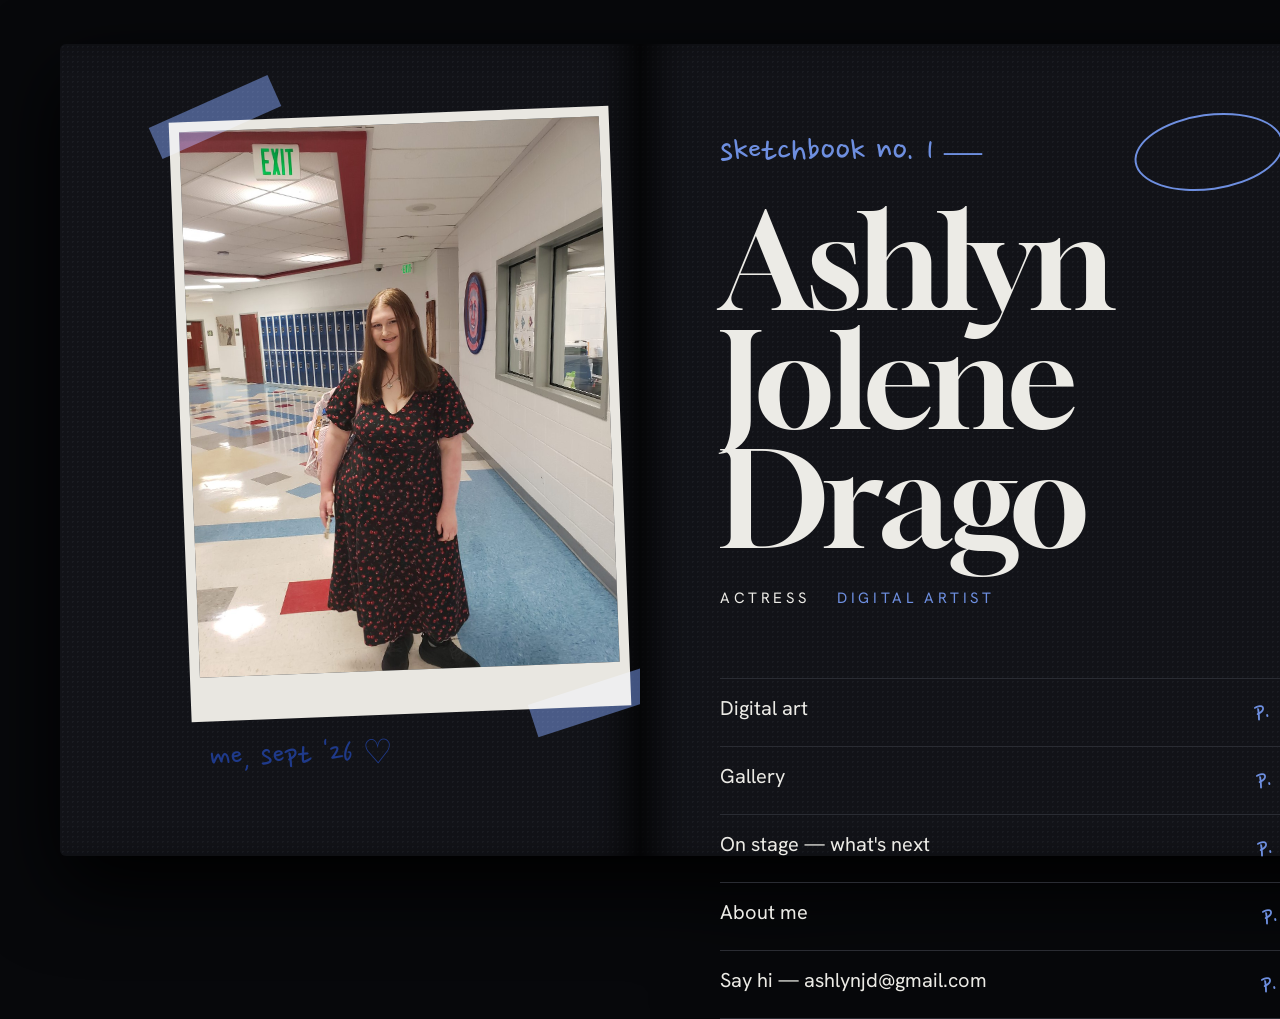
<file: .impeccable/mocks/decision/assigned.html>
<!doctype html><html><head><meta charset="utf-8">
<link href="https://fonts.googleapis.com/css2?family=Gloock&family=Nanum+Pen+Script&family=Hanken+Grotesk:wght@400;600&display=swap" rel="stylesheet">
<style>
*{box-sizing:border-box;margin:0}
body{width:1440px;height:900px;overflow:hidden;background:#07080b;font-family:'Hanken Grotesk',sans-serif;color:#ecebe6}
.book{position:absolute;left:60px;top:44px;width:1320px;height:812px;display:flex;filter:drop-shadow(0 30px 40px #000)}
.pg{flex:1;background:#121318;background-image:radial-gradient(#1a1c22 1px,transparent 1px);background-size:5px 5px;position:relative}
.l{border-radius:6px 0 0 6px;box-shadow:inset -30px 0 40px -20px #000}
.r{border-radius:0 6px 6px 0;box-shadow:inset 30px 0 40px -20px #000;padding:84px 80px}
.photo{position:absolute;left:120px;top:70px;width:440px;height:600px;background:url(../../../assets/img/ashlyn.jpg) center 30%/cover;transform:rotate(-2.2deg);border:10px solid #e9e7e1;border-bottom-width:44px}
.tape{position:absolute;width:130px;height:34px;background:rgba(110,143,224,.55);mix-blend-mode:screen}
.t1{left:90px;top:56px;transform:rotate(-24deg)}.t2{left:470px;top:640px;transform:rotate(-18deg)}
.cap{position:absolute;left:150px;top:690px;font-family:'Nanum Pen Script';font-size:34px;color:#1f3a8a;transform:rotate(-2deg)}
.note{font-family:'Nanum Pen Script';color:#6e8fe0;font-size:38px}
h1{font-family:Gloock;font-weight:400;font-size:132px;line-height:.9;letter-spacing:-.02em;margin:26px 0 30px}
.roles{display:flex;gap:28px;font-size:15px;letter-spacing:.24em;text-transform:uppercase}
.roles span:nth-child(2){color:#6e8fe0}
.idx{margin-top:70px;border-top:1px solid #2a2c33}
.idx a{display:flex;justify-content:space-between;padding:16px 0;border-bottom:1px solid #2a2c33;color:#ecebe6;text-decoration:none;font-size:20px}
.idx a i{font-style:normal;font-family:'Nanum Pen Script';color:#6e8fe0;font-size:28px}
.circle{position:absolute;right:96px;top:70px;width:150px;height:76px;border:2px solid #6e8fe0;border-radius:50%;transform:rotate(-8deg)}
</style></head><body>
<div class="book">
 <div class="pg l"><div class="photo"></div><div class="tape t1"></div><div class="tape t2"></div><div class="cap">me, sept '26 ♡</div></div>
 <div class="pg r">
  <div class="note">sketchbook no. 1 —</div>
  <h1>Ashlyn<br>Jolene Drago</h1>
  <div class="roles"><span>Actress</span><span>Digital Artist</span></div>
  <div class="idx">
   <a href="#">Digital art <i>p. 02</i></a>
   <a href="#">Gallery <i>p. 08</i></a>
   <a href="#">On stage — what's next <i>p. 14</i></a>
   <a href="#">About me <i>p. 16</i></a>
   <a href="#">Say hi — ashlynjd@gmail.com <i>p. 18</i></a>
  </div>
  <div class="circle"></div>
 </div>
</div>
</body></html>
</file>
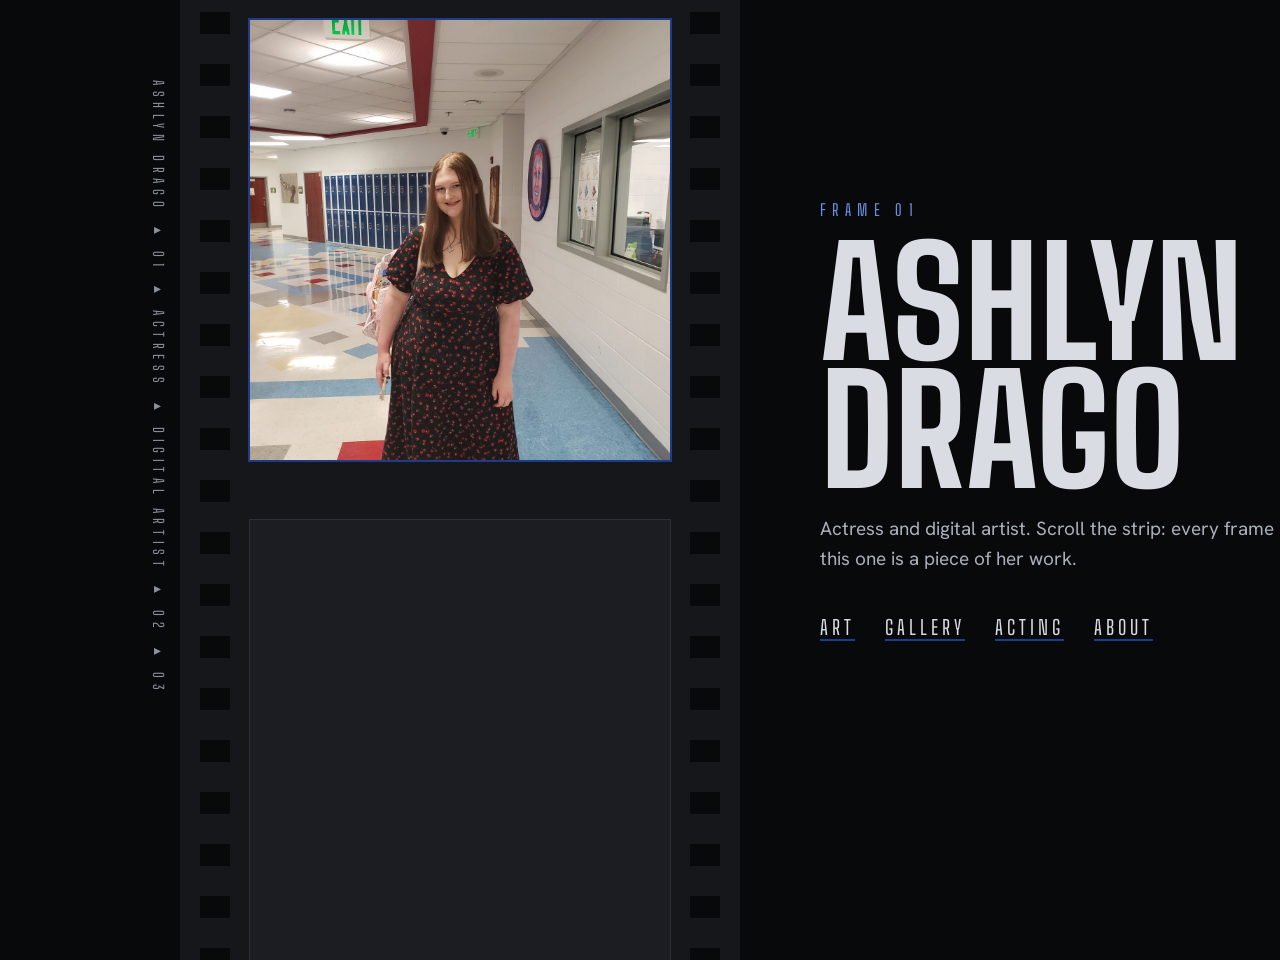
<file: .impeccable/mocks/decision/challenger-film.html>
<!doctype html><html><head><meta charset="utf-8">
<link href="https://fonts.googleapis.com/css2?family=Big+Shoulders+Text:wght@500;800&family=Hanken+Grotesk&display=swap" rel="stylesheet">
<style>
*{box-sizing:border-box;margin:0}
body{width:1440px;height:900px;overflow:hidden;background:#08090b;color:#d9dde3;font-family:'Big Shoulders Text'}
.strip{position:absolute;left:180px;top:-40px;width:560px;height:1000px;background:#15171b;padding:0 70px}
.strip:before,.strip:after{content:'';position:absolute;top:0;bottom:0;width:30px;background:repeating-linear-gradient(#08090b 0 22px,transparent 22px 52px);}
.strip:before{left:20px}.strip:after{right:20px}
.f{height:440px;margin:60px 0;background:url(../../../assets/img/ashlyn.jpg) center 30%/cover;box-shadow:0 0 0 2px #1e3c8c}
.f2{background:#1b1d22;height:440px;box-shadow:0 0 0 1px #2c2f36}
.code{position:absolute;left:150px;top:80px;writing-mode:vertical-rl;letter-spacing:.4em;font-size:14px;color:#8a919c}
.txt{position:absolute;left:820px;top:200px;width:520px}
.txt small{font-size:16px;letter-spacing:.4em;color:#6e8fe0}
.txt h1{font-weight:800;font-size:150px;line-height:.85;text-transform:uppercase;margin:20px 0}
.txt p{font-family:'Hanken Grotesk';font-size:19px;line-height:1.6;color:#aab0ba}
.nav{display:flex;gap:30px;margin-top:40px;font-size:20px;letter-spacing:.2em;text-transform:uppercase}
.nav a{color:#d9dde3;text-decoration:none;border-bottom:2px solid #1e3c8c}
</style></head><body>
<div class="code">ASHLYN DRAGO ▸ 01 ▸ ACTRESS ▸ DIGITAL ARTIST ▸ 02 ▸ 03</div>
<div class="strip"><div class="f"></div><div class="f2"></div></div>
<div class="txt"><small>FRAME 01</small><h1>Ashlyn<br>Drago</h1><p>Actress and digital artist. Scroll the strip: every frame after this one is a piece of her work.</p>
<div class="nav"><a href="#">Art</a><a href="#">Gallery</a><a href="#">Acting</a><a href="#">About</a></div></div>
</body></html>
</file>
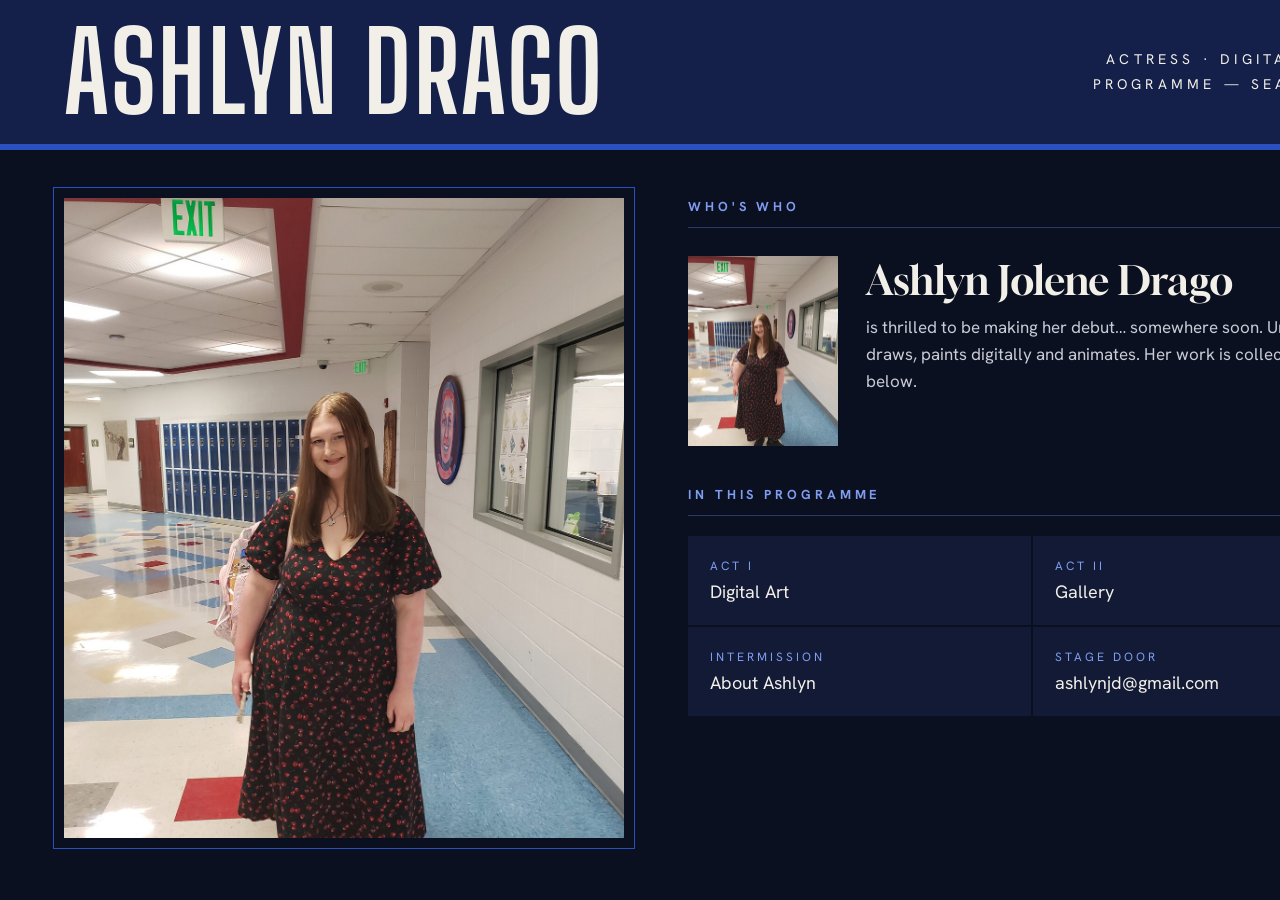
<file: .impeccable/mocks/decision/model-pick.html>
<!doctype html><html><head><meta charset="utf-8">
<link href="https://fonts.googleapis.com/css2?family=Big+Shoulders+Display:wght@800&family=Hanken+Grotesk:wght@400;600&family=Gloock&display=swap" rel="stylesheet">
<style>
*{box-sizing:border-box;margin:0}
body{width:1440px;height:900px;overflow:hidden;background:#0b1020;font-family:'Hanken Grotesk';color:#f1efe8}
.mast{height:150px;background:#14204a;display:flex;align-items:center;justify-content:space-between;padding:0 64px;border-bottom:6px solid #2a4fbf}
.mast b{font-family:'Big Shoulders Display';font-size:110px;letter-spacing:.02em;line-height:1}
.mast small{font-size:14px;letter-spacing:.3em;text-transform:uppercase;text-align:right;line-height:1.8}
.wrap{display:grid;grid-template-columns:560px 1fr;gap:64px;padding:48px 64px}
.cover{height:640px;background:url(../../../assets/img/ashlyn.jpg) center 28%/cover;outline:1px solid #2a4fbf;outline-offset:10px}
h2{font-size:13px;letter-spacing:.3em;text-transform:uppercase;color:#7f9cf0;border-bottom:1px solid #2a3a6a;padding-bottom:12px}
.who{display:grid;grid-template-columns:150px 1fr;gap:28px;margin:28px 0 40px}
.hs{height:190px;background:url(../../../assets/img/ashlyn.jpg) center 22%/cover}
.who h3{font-family:Gloock;font-weight:400;font-size:40px}
.who p{font-size:17px;line-height:1.6;color:#c9cbd6;margin-top:10px}
.acts{display:grid;grid-template-columns:1fr 1fr;gap:2px}
.acts div{background:#121a36;padding:22px;font-size:18px}
.acts span{display:block;font-size:12px;letter-spacing:.25em;color:#7f9cf0;margin-bottom:6px}
</style></head><body>
<div class="mast"><b>ASHLYN DRAGO</b><small>Actress · Digital Artist<br>Programme — Season One</small></div>
<div class="wrap">
 <div class="cover"></div>
 <div>
  <h2>Who's Who</h2>
  <div class="who"><div class="hs"></div><div><h3>Ashlyn Jolene Drago</h3><p>is thrilled to be making her debut… somewhere soon. Until then she draws, paints digitally and animates. Her work is collected in Act I below.</p></div></div>
  <h2>In this programme</h2>
  <div class="acts" style="margin-top:20px"><div><span>ACT I</span>Digital Art</div><div><span>ACT II</span>Gallery</div><div><span>INTERMISSION</span>About Ashlyn</div><div><span>STAGE DOOR</span>ashlynjd@gmail.com</div></div>
 </div>
</div>
</body></html>
</file>
<file: styles.css>
/* ==========================================================================
   ASHLYN DRAGO — 16MM HAND-PROCESSED FILM PORTFOLIO
   World: Hand-Processed Film Bloom (Pinned Deep Blue Light Leak)
   ========================================================================== */

/* 1. Self-Hosted Typefaces */
@font-face {
  font-family: 'Big Shoulders Display';
  font-style: normal;
  font-weight: 600;
  font-display: swap;
  src: url('assets/fonts/big-shoulders-display-latin-600-normal.woff2') format('woff2');
}

@font-face {
  font-family: 'Big Shoulders Display';
  font-style: normal;
  font-weight: 800;
  font-display: swap;
  src: url('assets/fonts/big-shoulders-display-latin-800-normal.woff2') format('woff2');
}

@font-face {
  font-family: 'Big Shoulders Text';
  font-style: normal;
  font-weight: 500;
  font-display: swap;
  src: url('assets/fonts/big-shoulders-text-latin-500-normal.woff2') format('woff2');
}

@font-face {
  font-family: 'Reenie Beanie';
  font-style: normal;
  font-weight: 400;
  font-display: swap;
  src: url('assets/fonts/reenie-beanie-latin-400-normal.woff2') format('woff2');
}

@font-face {
  font-family: 'Hanken Grotesk';
  font-style: normal;
  font-weight: 400;
  font-display: swap;
  src: url('assets/fonts/hanken-grotesk-latin-400-normal.woff2') format('woff2');
}

@font-face {
  font-family: 'Hanken Grotesk';
  font-style: italic;
  font-weight: 400;
  font-display: swap;
  src: url('assets/fonts/hanken-grotesk-latin-400-italic.woff2') format('woff2');
}

@font-face {
  font-family: 'Hanken Grotesk';
  font-style: normal;
  font-weight: 600;
  font-display: swap;
  src: url('assets/fonts/hanken-grotesk-latin-600-normal.woff2') format('woff2');
}

/* 2. Tokens & Custom Properties */
:root {
  --bg-leader: #0a0b0e;
  --bg-strip: #111318;
  --bg-emulsion: #1a1c21;
  --bg-emulsion-raised: #22252c;
  --border-hairline: #2a2e36;
  --border-strong: #3a404c;

  --text-emulsion: #c9ced6;
  --text-bright: #eef1f6;
  --text-silver: #9299a6;
  --text-edge-code: #6d7482;

  --leak-cobalt: #1e3c8c;
  --leak-electric: #4f74e0;
  --leak-ice: #8fb0ff;
  --leak-glow: rgba(79, 116, 224, 0.36);

  --wax-amber: #e0a84c;
  --sepia-paper: #c8b089;

  --font-display: 'Big Shoulders Display', sans-serif;
  --font-rail: 'Big Shoulders Text', sans-serif;
  --font-wax: 'Reenie Beanie', cursive;
  --font-body: 'Hanken Grotesk', sans-serif;

  --ease-out-expo: cubic-bezier(0.16, 1, 0.3, 1);
  --rail-left-w: 48px;
}

/* 3. Browser Surfaces & Reset */
*,
*::before,
*::after {
  box-sizing: border-box;
  margin: 0;
  padding: 0;
}

html {
  background-color: var(--bg-leader);
  color: var(--text-emulsion);
  font-family: var(--font-body);
  font-size: 16px;
  line-height: 1.6;
  scroll-behavior: smooth;
  color-scheme: dark;
  caret-color: var(--leak-electric);
  scrollbar-width: thin;
  scrollbar-color: var(--leak-cobalt) var(--bg-leader);
}

::-webkit-scrollbar {
  width: 8px;
  height: 8px;
}

::-webkit-scrollbar-track {
  background: var(--bg-leader);
  border-left: 1px solid var(--border-hairline);
}

::-webkit-scrollbar-thumb {
  background: var(--leak-cobalt);
  border-radius: 2px;
}

::-webkit-scrollbar-thumb:hover {
  background: var(--leak-electric);
}

::selection {
  background-color: var(--leak-cobalt);
  color: var(--text-bright);
}

:focus-visible {
  outline: 2px solid var(--leak-electric);
  outline-offset: 3px;
}

body {
  background-color: var(--bg-leader);
  color: var(--text-emulsion);
  overflow-x: hidden;
  position: relative;
  min-height: 100vh;
  /* Subtle darkroom dust & chemical vignette */
  background-image:
    radial-gradient(circle at 60% 25%, rgba(30, 60, 140, 0.14) 0%, transparent 55%),
    radial-gradient(circle at 20% 80%, rgba(30, 60, 140, 0.08) 0%, transparent 50%);
}

img,
video {
  display: block;
  max-width: 100%;
  height: auto;
}

a {
  color: inherit;
  text-decoration: underline;
  text-underline-offset: 0.24em;
  text-decoration-thickness: 1px;
  text-decoration-color: var(--border-strong);
  transition: color 0.2s var(--ease-out-expo), text-decoration-color 0.2s var(--ease-out-expo);
}

a:hover {
  color: var(--text-bright);
  text-decoration-color: var(--leak-electric);
}

button {
  font: inherit;
  color: inherit;
  background: none;
  border: none;
  cursor: pointer;
}

.tabular {
  font-variant-numeric: tabular-nums;
}

/* 4. Top Film Leader Header */
.top-leader {
  position: sticky;
  top: 0;
  z-index: 40;
  height: 58px;
  background-color: rgba(10, 11, 14, 0.92);
  backdrop-filter: blur(8px);
  border-bottom: 1px solid var(--border-hairline);
  display: grid;
  grid-template-columns: auto 1fr auto;
  align-items: center;
  padding: 0 1.5rem 0 calc(var(--rail-left-w) + 1.25rem);
  gap: 1.5rem;
}

.brand-stamp {
  display: inline-flex;
  align-items: center;
  gap: 0.65rem;
  text-decoration: none;
  color: var(--text-bright);
}

.brand-stamp-icon {
  width: 24px;
  height: 24px;
  color: var(--leak-electric);
  flex-shrink: 0;
}

.brand-stamp-text {
  font-family: var(--font-display);
  font-weight: 800;
  font-size: 1.25rem;
  letter-spacing: 0.14em;
  text-transform: uppercase;
  line-height: 1;
}

.brand-stamp-sub {
  font-family: var(--font-rail);
  font-size: 0.72rem;
  letter-spacing: 0.22em;
  color: var(--text-silver);
  text-transform: uppercase;
  border-left: 1px solid var(--border-hairline);
  padding-left: 0.65rem;
}

.leader-nav {
  display: flex;
  align-items: center;
  justify-content: center;
  gap: 1.75rem;
  list-style: none;
}

.leader-nav a {
  font-family: var(--font-rail);
  font-weight: 500;
  font-size: 0.82rem;
  letter-spacing: 0.2em;
  text-transform: uppercase;
  color: var(--text-silver);
  text-decoration: underline;
  text-decoration-color: transparent;
  text-underline-offset: 0.35em;
  padding: 0.25rem 0;
  white-space: nowrap;
}

.leader-nav a:hover,
.leader-nav a.is-current {
  color: var(--text-bright);
  text-decoration-color: var(--leak-electric);
}

.leader-counter-cluster {
  display: flex;
  align-items: center;
  gap: 0.85rem;
}

.live-frame-readout {
  font-family: var(--font-rail);
  font-size: 0.78rem;
  letter-spacing: 0.18em;
  text-transform: uppercase;
  color: var(--text-emulsion);
  font-variant-numeric: tabular-nums;
  padding: 0.3rem 0.65rem;
  background: var(--bg-emulsion);
  border: 1px solid var(--border-hairline);
}

.live-frame-readout strong {
  color: var(--leak-ice);
  font-weight: 500;
}

/* 5. Left Stamped Edge-Code Rail */
.edge-code-rail {
  position: fixed;
  top: 0;
  left: 0;
  bottom: 0;
  width: var(--rail-left-w);
  z-index: 45;
  background-color: var(--bg-leader);
  border-right: 1px solid var(--border-hairline);
  display: flex;
  flex-direction: column;
  justify-content: space-between;
  align-items: center;
  padding: 1.25rem 0;
  user-select: none;
  pointer-events: none;
}

.edge-code-mark {
  font-family: var(--font-rail);
  font-size: 0.72rem;
  letter-spacing: 0.24em;
  color: var(--wax-amber);
  writing-mode: vertical-rl;
  transform: rotate(180deg);
  text-transform: uppercase;
  white-space: nowrap;
}

.edge-code-stream {
  font-family: var(--font-rail);
  font-size: 0.72rem;
  letter-spacing: 0.26em;
  color: var(--text-silver);
  writing-mode: vertical-rl;
  transform: rotate(180deg);
  text-transform: uppercase;
  white-space: nowrap;
  display: flex;
  align-items: center;
  gap: 1rem;
}

.edge-code-triangle {
  width: 8px;
  height: 10px;
  color: var(--leak-electric);
}

/* 6. Sprocket Strip Button Component */
.strip-btn {
  position: relative;
  display: inline-flex;
  align-items: center;
  justify-content: center;
  gap: 0.75rem;
  padding: 0.85rem 2.25rem;
  font-family: var(--font-rail);
  font-weight: 500;
  font-size: 0.9rem;
  letter-spacing: 0.22em;
  text-transform: uppercase;
  text-decoration: none;
  color: var(--text-bright);
  background:
    linear-gradient(95deg, #132864 0%, var(--leak-cobalt) 52%, var(--leak-electric) 94%, var(--leak-ice) 100%);
  border: 1px solid var(--leak-electric);
  border-radius: 3px;
  box-shadow: 0 10px 28px -6px rgba(30, 60, 140, 0.65);
  transition: transform 0.2s var(--ease-out-expo), box-shadow 0.2s var(--ease-out-expo), filter 0.2s var(--ease-out-expo);
}

/* Left & right twin sprocket holes inside the button */
.strip-btn::before,
.strip-btn::after {
  content: "";
  position: absolute;
  top: 6px;
  bottom: 6px;
  width: 6px;
  background-image:
    radial-gradient(circle, transparent 0%),
    repeating-linear-gradient(
      to bottom,
      var(--bg-leader) 0px,
      var(--bg-leader) 6px,
      transparent 6px,
      transparent 11px
    );
  opacity: 0.88;
}

.strip-btn::before {
  left: 7px;
}

.strip-btn::after {
  right: 7px;
}

.strip-btn:hover {
  transform: translateY(-1px);
  filter: brightness(1.08);
  box-shadow: 0 14px 34px -4px rgba(79, 116, 224, 0.78);
  color: #ffffff;
}

.strip-btn--secondary {
  background: var(--bg-emulsion);
  border-color: var(--border-strong);
  color: var(--text-emulsion);
  box-shadow: 0 8px 20px -8px rgba(0, 0, 0, 0.7);
}

.strip-btn--secondary:hover {
  border-color: var(--leak-electric);
  color: var(--text-bright);
  box-shadow: 0 10px 26px -6px rgba(30, 60, 140, 0.45);
}

/* 7. Main Layout Shell */
.workprint-shell {
  padding-left: var(--rail-left-w);
}

/* 8. First Viewport + Continuous Vertical 16mm Film Strip Section */
.reel-stage {
  display: grid;
  grid-template-columns: minmax(340px, 500px) minmax(380px, 1fr) 210px;
  gap: 2.5rem;
  max-width: 1520px;
  margin: 0 auto;
  padding: 0 2rem 5rem 2rem;
  align-items: start;
}

/* Left-Center: Physical 16mm Film Strip Column */
.film-strip-column {
  position: relative;
  background-color: var(--bg-strip);
  border-left: 1px solid var(--border-hairline);
  border-right: 1px solid var(--border-hairline);
  padding: 1.5rem 2.65rem;
  box-shadow: 0 24px 60px rgba(0, 0, 0, 0.85);
}

/* Continuous Sprocket Perforations along both edges of the film strip */
.film-strip-column::before,
.film-strip-column::after {
  content: "";
  position: absolute;
  top: 0;
  bottom: 0;
  width: 14px;
  background-image: repeating-linear-gradient(
    to bottom,
    transparent 0px,
    transparent 14px,
    #050608 14px,
    #050608 32px,
    transparent 32px,
    transparent 46px
  );
  pointer-events: none;
  z-index: 3;
}

.film-strip-column::before {
  left: 10px;
  border-right: 1px solid rgba(255, 255, 255, 0.04);
}

.film-strip-column::after {
  right: 10px;
  border-left: 1px solid rgba(255, 255, 255, 0.04);
}

/* Individual Exposed 16mm Frame on the Strip */
.film-frame {
  position: relative;
  background-color: var(--bg-emulsion);
  border: 1px solid var(--border-hairline);
  border-radius: 3px;
  margin-bottom: 1.5rem;
  overflow: hidden;
  transition:
    border-color 0.45s var(--ease-out-expo),
    box-shadow 0.45s var(--ease-out-expo),
    filter 0.55s var(--ease-out-expo);
  cursor: pointer;
}

.film-frame:last-child {
  margin-bottom: 0;
}

/* Pinned Deep Blue Light-Leak Bloom on the Active Frame */
.film-frame::after {
  content: "";
  position: absolute;
  inset: 0;
  pointer-events: none;
  background:
    linear-gradient(
      270deg,
      rgba(143, 176, 255, 0.62) 0%,
      rgba(79, 116, 224, 0.42) 10%,
      rgba(30, 60, 140, 0.18) 28%,
      transparent 58%
    );
  opacity: 0;
  mix-blend-mode: screen;
  transition: opacity 0.45s var(--ease-out-expo);
  z-index: 2;
}

.film-frame.is-active {
  border-color: var(--leak-electric);
  box-shadow:
    0 18px 44px -8px rgba(10, 11, 14, 0.92),
    12px 0 36px -6px rgba(79, 116, 224, 0.5);
}

.film-frame.is-active::after {
  opacity: 1;
}

.film-frame:not(.is-active) .frame-window img {
  filter: saturate(0.82) contrast(0.96) brightness(0.86);
}

.film-frame.is-active .frame-window img {
  filter: saturate(1.04) contrast(1.03) brightness(1);
}

/* Top & Bottom Sub-bar inside each frame */
.frame-rebate-top,
.frame-rebate-bottom {
  display: flex;
  align-items: center;
  justify-content: space-between;
  padding: 0.45rem 0.75rem;
  background-color: rgba(10, 11, 14, 0.86);
  border-bottom: 1px solid var(--border-hairline);
  font-family: var(--font-rail);
  font-size: 0.72rem;
  letter-spacing: 0.18em;
  text-transform: uppercase;
  color: var(--text-silver);
}

.frame-rebate-bottom {
  border-bottom: none;
  border-top: 1px solid var(--border-hairline);
  padding: 0.6rem 0.85rem;
}

.frame-wax-num {
  font-family: var(--font-wax);
  font-size: 1.55rem;
  line-height: 0.85;
  color: var(--wax-amber);
  letter-spacing: 0.02em;
}

.film-frame.is-active .frame-wax-num {
  color: var(--leak-ice);
}

.frame-edge-stock {
  font-variant-numeric: tabular-nums;
  color: var(--text-silver);
}

.frame-window {
  position: relative;
  overflow: hidden;
  background-color: #08090c;
  aspect-ratio: 4 / 3;
}

.film-frame--portrait .frame-window {
  aspect-ratio: 4 / 4.65;
}

.frame-window img {
  width: 100%;
  height: 100%;
  object-fit: cover;
  transition: transform 0.6s var(--ease-out-expo), filter 0.5s var(--ease-out-expo);
}

.film-frame:hover .frame-window img {
  transform: scale(1.02);
}

.frame-caption-title {
  font-family: var(--font-display);
  font-weight: 600;
  font-size: 1.05rem;
  letter-spacing: 0.08em;
  text-transform: uppercase;
  color: var(--text-bright);
}

.frame-caption-medium {
  font-family: var(--font-rail);
  font-size: 0.72rem;
  letter-spacing: 0.16em;
  text-transform: uppercase;
  color: var(--text-silver);
}

/* Right Column: Sticky Editorial Slate & Active Frame Notes */
.editorial-slate-column {
  position: sticky;
  top: 76px;
  padding-top: 1.75rem;
  display: flex;
  flex-direction: column;
  gap: 1.85rem;
}

.hero-display-title {
  font-family: var(--font-display);
  font-weight: 800;
  font-size: clamp(3.4rem, 6vw, 5.75rem);
  line-height: 0.9;
  letter-spacing: 0.02em;
  text-transform: uppercase;
  color: var(--text-bright);
  text-wrap: balance;
}

.hero-intro-lead {
  font-family: var(--font-body);
  font-size: clamp(1.05rem, 1.35vw, 1.22rem);
  line-height: 1.55;
  color: var(--text-emulsion);
  max-width: 58ch;
  margin-top: 0.9rem;
}

.hero-intro-lead strong {
  color: var(--text-bright);
  font-weight: 600;
}

.slate-inline-nav {
  display: flex;
  flex-wrap: wrap;
  gap: 1.35rem;
  padding: 0.85rem 0;
  border-top: 1px solid var(--border-hairline);
  border-bottom: 1px solid var(--border-hairline);
}

.slate-inline-nav a {
  font-family: var(--font-rail);
  font-weight: 500;
  font-size: 0.86rem;
  letter-spacing: 0.2em;
  text-transform: uppercase;
  color: var(--text-emulsion);
  text-decoration: underline;
  text-decoration-color: var(--leak-electric);
  text-underline-offset: 0.32em;
}

.slate-inline-nav a:hover {
  color: var(--leak-ice);
}

.hero-cta-row {
  display: flex;
  flex-wrap: wrap;
  align-items: center;
  gap: 1rem;
}

/* Live Active-Frame Inspector Box on the Right Slate */
.active-frame-dossier {
  background-color: var(--bg-emulsion);
  border: 1px solid var(--border-hairline);
  padding: 1.25rem 1.4rem;
  box-shadow: 0 16px 36px -10px rgba(0, 0, 0, 0.75);
  position: relative;
}

.dossier-header-row {
  display: flex;
  align-items: baseline;
  justify-content: space-between;
  gap: 1rem;
  padding-bottom: 0.65rem;
  border-bottom: 1px solid var(--border-hairline);
  margin-bottom: 0.85rem;
}

.dossier-frame-title {
  font-family: var(--font-display);
  font-weight: 800;
  font-size: 1.55rem;
  letter-spacing: 0.06em;
  text-transform: uppercase;
  color: var(--text-bright);
}

.dossier-wax-badge {
  font-family: var(--font-wax);
  font-size: 1.75rem;
  line-height: 1;
  color: var(--wax-amber);
}

.dossier-meta-line {
  font-family: var(--font-rail);
  font-size: 0.76rem;
  letter-spacing: 0.18em;
  text-transform: uppercase;
  color: var(--leak-ice);
  margin-bottom: 0.55rem;
}

.dossier-story {
  font-size: 0.96rem;
  line-height: 1.55;
  color: var(--text-emulsion);
  max-width: 65ch;
}

.dossier-wax-margin {
  margin-top: 0.85rem;
  padding-top: 0.65rem;
  border-top: 1px dashed var(--border-hairline);
  font-family: var(--font-wax);
  font-size: 1.4rem;
  line-height: 1.15;
  color: var(--sepia-paper);
}

.dossier-loupe-trigger {
  margin-top: 0.9rem;
  display: inline-flex;
  align-items: center;
  gap: 0.45rem;
  font-family: var(--font-rail);
  font-size: 0.76rem;
  letter-spacing: 0.2em;
  text-transform: uppercase;
  color: var(--leak-ice);
  border-bottom: 1px solid var(--leak-electric);
  padding-bottom: 0.15rem;
}

.dossier-loupe-trigger:hover {
  color: var(--text-bright);
}

/* Far-Right Telemetry Dock (Matches Hand-Processed Film Bloom Reference) */
.telemetry-dock {
  position: sticky;
  top: 76px;
  padding-top: 1.75rem;
  display: flex;
  flex-direction: column;
  gap: 0.75rem;
}

.dock-module {
  background-color: rgba(26, 28, 33, 0.72);
  border: 1px solid var(--border-hairline);
  padding: 0.75rem 0.85rem;
  font-family: var(--font-rail);
  font-size: 0.72rem;
  letter-spacing: 0.18em;
  text-transform: uppercase;
  color: var(--text-silver);
}

.dock-module-row {
  display: flex;
  align-items: center;
  justify-content: space-between;
  gap: 0.5rem;
}

.dock-module-value {
  color: var(--text-bright);
  font-variant-numeric: tabular-nums;
  margin-top: 0.3rem;
}

.dock-module-accent {
  color: var(--leak-ice);
}

.dock-stepper {
  display: grid;
  grid-template-columns: 1fr 1fr;
  gap: 0.45rem;
  margin-top: 0.55rem;
}

.dock-step-btn {
  display: flex;
  align-items: center;
  justify-content: center;
  height: 30px;
  border: 1px solid var(--border-strong);
  background: var(--bg-leader);
  color: var(--text-emulsion);
  transition: border-color 0.2s var(--ease-out-expo), color 0.2s var(--ease-out-expo);
}

.dock-step-btn:hover {
  border-color: var(--leak-electric);
  color: var(--leak-ice);
}

.dock-note-hand {
  font-family: var(--font-wax);
  font-size: 1.28rem;
  line-height: 1.1;
  color: var(--wax-amber);
  text-transform: none;
  letter-spacing: 0.02em;
  margin-top: 0.35rem;
}

/* 9. Section Divider Bands & Headings (Strict Craft Floor: NO Eyebrow/Kicker above headings) */
.reel-section {
  max-width: 1520px;
  margin: 0 auto;
  padding: 5.5rem 2rem 4rem 2rem;
  border-top: 1px solid var(--border-hairline);
}

.section-header-bar {
  display: flex;
  flex-wrap: wrap;
  align-items: flex-end;
  justify-content: space-between;
  gap: 1.5rem;
  margin-bottom: 2.25rem;
  padding-bottom: 1.25rem;
  border-bottom: 1px solid var(--border-hairline);
}

.section-heading {
  font-family: var(--font-display);
  font-weight: 800;
  font-size: clamp(2.4rem, 4.2vw, 3.8rem);
  line-height: 0.95;
  letter-spacing: 0.03em;
  text-transform: uppercase;
  color: var(--text-bright);
  text-wrap: balance;
}

.section-subcopy {
  font-size: 1.02rem;
  line-height: 1.55;
  color: var(--text-silver);
  max-width: 66ch;
  margin-top: 0.65rem;
}

.section-wax-stamp {
  font-family: var(--font-wax);
  font-size: 1.75rem;
  color: var(--wax-amber);
  white-space: nowrap;
}

/* 10. Interactive Filterable Contact Sheet (Archive Strips) */
.contact-filter-bar {
  display: flex;
  flex-wrap: wrap;
  align-items: center;
  gap: 0.6rem;
  margin-bottom: 2rem;
}

.filter-tab {
  font-family: var(--font-rail);
  font-size: 0.78rem;
  letter-spacing: 0.18em;
  text-transform: uppercase;
  padding: 0.55rem 1rem;
  background-color: var(--bg-emulsion);
  border: 1px solid var(--border-hairline);
  color: var(--text-silver);
  transition: all 0.2s var(--ease-out-expo);
}

.filter-tab:hover {
  color: var(--text-bright);
  border-color: var(--border-strong);
}

.filter-tab.is-selected {
  background: linear-gradient(95deg, #132864 0%, var(--leak-cobalt) 75%, var(--leak-electric) 100%);
  border-color: var(--leak-electric);
  color: var(--text-bright);
  box-shadow: 0 6px 20px -4px rgba(30, 60, 140, 0.55);
}

.filter-count {
  font-variant-numeric: tabular-nums;
  color: var(--wax-amber);
  margin-left: 0.35rem;
}

.filter-tab.is-selected .filter-count {
  color: var(--text-bright);
}

/* Contact Sheet Proof Strip Container */
.contact-proof-sheet {
  background-color: var(--bg-strip);
  border: 1px solid var(--border-hairline);
  padding: 2.1rem 1.25rem;
  position: relative;
  box-shadow: 0 24px 52px rgba(0, 0, 0, 0.82);
}

/* Top & bottom horizontal sprocket tracks on the proof sheet */
.contact-proof-sheet::before,
.contact-proof-sheet::after {
  content: "";
  position: absolute;
  left: 0;
  right: 0;
  height: 12px;
  background-image: repeating-linear-gradient(
    to right,
    transparent 0px,
    transparent 12px,
    #050608 12px,
    #050608 26px,
    transparent 26px,
    transparent 38px
  );
  pointer-events: none;
}

.contact-proof-sheet::before {
  top: 7px;
}

.contact-proof-sheet::after {
  bottom: 7px;
}

.contact-strip-grid {
  display: grid;
  grid-template-columns: repeat(auto-fill, minmax(255px, 1fr));
  gap: 1px;
  background-color: var(--border-hairline);
  border: 1px solid var(--border-hairline);
}

.proof-cell {
  background-color: var(--bg-leader);
  padding: 0.75rem;
  display: flex;
  flex-direction: column;
  justify-content: space-between;
  gap: 0.55rem;
  cursor: pointer;
  position: relative;
  transition: background-color 0.25s var(--ease-out-expo);
}

.proof-cell[hidden] {
  display: none;
}

.proof-cell:hover {
  background-color: var(--bg-emulsion);
}

/* Grease pencil circle mark on hover */
.proof-cell::before {
  content: "";
  position: absolute;
  inset: 4px;
  border: 1px solid transparent;
  pointer-events: none;
  transition: border-color 0.25s var(--ease-out-expo), box-shadow 0.25s var(--ease-out-expo);
}

.proof-cell:hover::before {
  border-color: var(--leak-electric);
  box-shadow: inset -18px 0 28px -12px rgba(79, 116, 224, 0.35);
}

.proof-cell-head {
  display: flex;
  align-items: center;
  justify-content: space-between;
  font-family: var(--font-rail);
  font-size: 0.68rem;
  letter-spacing: 0.18em;
  text-transform: uppercase;
  color: var(--text-silver);
}

.proof-cell-num {
  font-family: var(--font-wax);
  font-size: 1.35rem;
  line-height: 0.9;
  color: var(--wax-amber);
}

.proof-thumb-wrap {
  aspect-ratio: 4 / 3;
  background-color: #060709;
  overflow: hidden;
  border: 1px solid rgba(255, 255, 255, 0.06);
}

.proof-thumb-wrap img {
  width: 100%;
  height: 100%;
  object-fit: cover;
  transition: transform 0.45s var(--ease-out-expo), filter 0.35s var(--ease-out-expo);
}

.proof-cell:hover .proof-thumb-wrap img {
  transform: scale(1.03);
}

.proof-cell-foot {
  display: flex;
  align-items: baseline;
  justify-content: space-between;
  gap: 0.5rem;
  padding-top: 0.2rem;
}

.proof-title {
  font-family: var(--font-display);
  font-weight: 600;
  font-size: 0.98rem;
  letter-spacing: 0.06em;
  text-transform: uppercase;
  color: var(--text-bright);
}

.proof-tag {
  font-family: var(--font-rail);
  font-size: 0.66rem;
  letter-spacing: 0.15em;
  text-transform: uppercase;
  color: var(--leak-ice);
  flex-shrink: 0;
}

/* 11. Animation Screening Room (16mm Projector Gate) */
.screening-layout {
  display: grid;
  grid-template-columns: 1.35fr 0.85fr;
  gap: 2rem;
  align-items: start;
}

.projector-gate-box {
  background-color: var(--bg-strip);
  border: 1px solid var(--border-strong);
  padding: 1.1rem 2.2rem;
  position: relative;
  box-shadow:
    0 24px 56px rgba(0, 0, 0, 0.9),
    10px 0 38px -8px rgba(79, 116, 224, 0.35);
}

.projector-gate-box::before,
.projector-gate-box::after {
  content: "";
  position: absolute;
  top: 0;
  bottom: 0;
  width: 12px;
  background-image: repeating-linear-gradient(
    to bottom,
    transparent 0px,
    transparent 12px,
    #050608 12px,
    #050608 26px,
    transparent 26px,
    transparent 38px
  );
}

.projector-gate-box::before {
  left: 8px;
}

.projector-gate-box::after {
  right: 8px;
}

.projector-video-wrap {
  background-color: #000000;
  border: 1px solid var(--leak-electric);
  aspect-ratio: 16 / 9;
  overflow: hidden;
}

.projector-video-wrap video {
  width: 100%;
  height: 100%;
  object-fit: contain;
  background: #000;
}

.projector-gate-caption {
  display: flex;
  flex-wrap: wrap;
  align-items: center;
  justify-content: space-between;
  gap: 1rem;
  padding-top: 0.85rem;
  margin-top: 0.85rem;
  border-top: 1px solid var(--border-hairline);
}

.animation-side-reel {
  display: flex;
  flex-direction: column;
  gap: 1.25rem;
}

.rigging-strip-panel {
  background-color: var(--bg-emulsion);
  border: 1px solid var(--border-hairline);
  padding: 1.25rem;
}

.rigging-panel-title {
  font-family: var(--font-display);
  font-weight: 800;
  font-size: 1.4rem;
  letter-spacing: 0.06em;
  text-transform: uppercase;
  color: var(--text-bright);
  margin-bottom: 0.5rem;
}

.rigging-steps-strip {
  display: grid;
  grid-template-columns: repeat(4, 1fr);
  gap: 0.5rem;
  margin-top: 0.9rem;
}

.rigging-step-thumb {
  background-color: var(--bg-leader);
  border: 1px solid var(--border-hairline);
  padding: 0.35rem;
  cursor: pointer;
  transition: border-color 0.2s var(--ease-out-expo);
}

.rigging-step-thumb:hover {
  border-color: var(--leak-electric);
}

.rigging-step-thumb img {
  aspect-ratio: 4 / 3;
  object-fit: cover;
  width: 100%;
}

.rigging-step-label {
  display: block;
  font-family: var(--font-rail);
  font-size: 0.65rem;
  letter-spacing: 0.15em;
  text-transform: uppercase;
  color: var(--text-silver);
  margin-top: 0.3rem;
}

/* 12. Acting & Stage Section ("Unexposed Frame Waiting" + Real Stage & Voice Work) */
.acting-split {
  display: grid;
  grid-template-columns: 1fr 1.15fr;
  gap: 2.25rem;
  align-items: stretch;
}

.unexposed-frame-gate {
  background-color: var(--bg-strip);
  border: 1px dashed var(--leak-electric);
  padding: 2rem 2.6rem;
  position: relative;
  display: flex;
  flex-direction: column;
  justify-content: space-between;
  min-height: 380px;
  background-image:
    linear-gradient(125deg, rgba(30, 60, 140, 0.22) 0%, rgba(10, 11, 14, 0.92) 55%, rgba(79, 116, 224, 0.18) 100%);
  box-shadow: inset 0 0 48px rgba(30, 60, 140, 0.24);
}

.unexposed-frame-gate::before,
.unexposed-frame-gate::after {
  content: "";
  position: absolute;
  top: 0;
  bottom: 0;
  width: 12px;
  background-image: repeating-linear-gradient(
    to bottom,
    transparent 0px,
    transparent 12px,
    #050608 12px,
    #050608 26px,
    transparent 26px,
    transparent 38px
  );
}

.unexposed-frame-gate::before {
  left: 8px;
}

.unexposed-frame-gate::after {
  right: 8px;
}

.unexposed-center-mark {
  my: auto;
  padding: 1.5rem 0;
}

.unexposed-heading {
  font-family: var(--font-display);
  font-weight: 800;
  font-size: clamp(1.85rem, 3vw, 2.65rem);
  letter-spacing: 0.05em;
  text-transform: uppercase;
  color: var(--text-bright);
  line-height: 1;
}

.unexposed-wax-note {
  font-family: var(--font-wax);
  font-size: 1.75rem;
  color: var(--wax-amber);
  margin-top: 0.65rem;
  line-height: 1.15;
}

.unexposed-copy {
  font-size: 0.98rem;
  color: var(--text-emulsion);
  margin-top: 0.85rem;
  max-width: 54ch;
}

.stage-ledger {
  background-color: var(--bg-emulsion);
  border: 1px solid var(--border-hairline);
  padding: 1.75rem;
  display: flex;
  flex-direction: column;
  justify-content: space-between;
  gap: 1.5rem;
}

.ledger-table {
  width: 100%;
  border-collapse: collapse;
  font-variant-numeric: tabular-nums;
}

.ledger-table th,
.ledger-table td {
  text-align: left;
  padding: 0.85rem 0.65rem;
  border-bottom: 1px solid var(--border-hairline);
  vertical-align: top;
}

.ledger-table th {
  font-family: var(--font-rail);
  font-size: 0.72rem;
  letter-spacing: 0.2em;
  text-transform: uppercase;
  color: var(--text-silver);
  font-weight: 500;
}

.ledger-role {
  font-family: var(--font-display);
  font-weight: 600;
  font-size: 1.1rem;
  letter-spacing: 0.05em;
  text-transform: uppercase;
  color: var(--text-bright);
}

.silent-sky-strip {
  display: grid;
  grid-template-columns: repeat(3, 1fr);
  gap: 0.65rem;
}

.silent-sky-thumb {
  background-color: var(--bg-leader);
  border: 1px solid var(--border-hairline);
  padding: 0.4rem;
  cursor: pointer;
  transition: border-color 0.2s var(--ease-out-expo);
}

.silent-sky-thumb:hover {
  border-color: var(--leak-electric);
}

.silent-sky-thumb img {
  aspect-ratio: 16 / 10;
  width: 100%;
  object-fit: cover;
}

/* 13. About & Exhibitions Ledger */
.about-grid {
  display: grid;
  grid-template-columns: 1.1fr 0.9fr;
  gap: 2.5rem;
  align-items: start;
}

.about-statement-box {
  background-color: var(--bg-emulsion);
  border: 1px solid var(--border-hairline);
  padding: 2rem;
}

.about-statement-box p {
  font-size: 1.05rem;
  line-height: 1.68;
  color: var(--text-emulsion);
  max-width: 68ch;
}

.about-statement-box p + p {
  margin-top: 1.1rem;
}

.about-hand-signature {
  font-family: var(--font-wax);
  font-size: 2.3rem;
  color: var(--wax-amber);
  margin-top: 1.25rem;
  line-height: 1;
}

.credentials-manifest {
  display: flex;
  flex-direction: column;
  gap: 1.5rem;
}

.manifest-block {
  background-color: var(--bg-strip);
  border: 1px solid var(--border-hairline);
  padding: 1.35rem 1.5rem;
}

.manifest-block-heading {
  font-family: var(--font-display);
  font-weight: 800;
  font-size: 1.35rem;
  letter-spacing: 0.08em;
  text-transform: uppercase;
  color: var(--text-bright);
  padding-bottom: 0.55rem;
  border-bottom: 1px solid var(--border-hairline);
  margin-bottom: 0.85rem;
}

.manifest-list {
  list-style: none;
  display: flex;
  flex-direction: column;
  gap: 0.55rem;
}

.manifest-list li {
  display: flex;
  justify-content: space-between;
  gap: 1rem;
  font-size: 0.94rem;
  color: var(--text-emulsion);
  border-bottom: 1px dashed rgba(255, 255, 255, 0.06);
  padding-bottom: 0.45rem;
}

.manifest-list li:last-child {
  border-bottom: none;
  padding-bottom: 0;
}

.manifest-year {
  font-family: var(--font-rail);
  font-size: 0.76rem;
  letter-spacing: 0.16em;
  color: var(--leak-ice);
  font-variant-numeric: tabular-nums;
  flex-shrink: 0;
}

/* 14. Stage Door (Contact Tail Leader) */
.stage-door-footer {
  max-width: 1520px;
  margin: 0 auto;
  padding: 5rem 2rem 6rem 2rem;
  border-top: 1px solid var(--border-hairline);
}

.stage-door-gate {
  background-color: var(--bg-strip);
  border: 1px solid var(--leak-electric);
  padding: 3rem 2.75rem;
  position: relative;
  display: flex;
  flex-wrap: wrap;
  align-items: center;
  justify-content: space-between;
  gap: 2rem;
  background-image:
    linear-gradient(265deg, rgba(79, 116, 224, 0.28) 0%, rgba(30, 60, 140, 0.14) 35%, transparent 70%);
  box-shadow: 0 24px 60px rgba(0, 0, 0, 0.85);
}

.stage-door-heading {
  font-family: var(--font-display);
  font-weight: 800;
  font-size: clamp(2.5rem, 4.8vw, 4.25rem);
  line-height: 0.94;
  letter-spacing: 0.03em;
  text-transform: uppercase;
  color: var(--text-bright);
}

.stage-door-sub {
  font-size: 1.05rem;
  color: var(--text-emulsion);
  margin-top: 0.65rem;
  max-width: 56ch;
}

.stage-door-actions {
  display: flex;
  flex-direction: column;
  align-items: flex-start;
  gap: 0.75rem;
}

.tail-leader-colophon {
  margin-top: 2.25rem;
  display: flex;
  flex-wrap: wrap;
  align-items: center;
  justify-content: space-between;
  gap: 1rem;
  font-family: var(--font-rail);
  font-size: 0.74rem;
  letter-spacing: 0.2em;
  text-transform: uppercase;
  color: var(--text-silver);
}

/* 15. Projector Gate Lightbox Modal */
.projector-lightbox {
  position: fixed;
  inset: 0;
  z-index: 100;
  background-color: rgba(6, 7, 10, 0.94);
  backdrop-filter: blur(10px);
  display: flex;
  align-items: center;
  justify-content: center;
  padding: 1.5rem;
  opacity: 0;
  pointer-events: none;
  transition: opacity 0.25s var(--ease-out-expo);
}

.projector-lightbox.is-open {
  opacity: 1;
  pointer-events: auto;
}

.lightbox-gate-frame {
  width: 100%;
  max-width: 1160px;
  max-height: 92vh;
  background-color: var(--bg-strip);
  border: 1px solid var(--leak-electric);
  box-shadow:
    0 30px 80px rgba(0, 0, 0, 0.95),
    0 0 48px rgba(79, 116, 224, 0.35);
  display: grid;
  grid-template-columns: 1.45fr 1fr;
  overflow: hidden;
  position: relative;
}

.lightbox-stage-media {
  background-color: #050608;
  display: flex;
  align-items: center;
  justify-content: center;
  padding: 1.5rem;
  max-height: 86vh;
  border-right: 1px solid var(--border-hairline);
}

.lightbox-stage-media img {
  max-width: 100%;
  max-height: 78vh;
  object-fit: contain;
}

.lightbox-slate-panel {
  padding: 2rem;
  display: flex;
  flex-direction: column;
  justify-content: space-between;
  gap: 1.5rem;
  overflow-y: auto;
}

.lightbox-top-bar {
  display: flex;
  align-items: center;
  justify-content: space-between;
  gap: 1rem;
  padding-bottom: 0.85rem;
  border-bottom: 1px solid var(--border-hairline);
}

.lightbox-close-btn {
  display: inline-flex;
  align-items: center;
  gap: 0.4rem;
  font-family: var(--font-rail);
  font-size: 0.76rem;
  letter-spacing: 0.2em;
  text-transform: uppercase;
  color: var(--text-silver);
  padding: 0.35rem 0.65rem;
  border: 1px solid var(--border-strong);
}

.lightbox-close-btn:hover {
  color: var(--text-bright);
  border-color: var(--leak-electric);
}

.lightbox-title {
  font-family: var(--font-display);
  font-weight: 800;
  font-size: 2rem;
  letter-spacing: 0.04em;
  text-transform: uppercase;
  color: var(--text-bright);
  line-height: 1.05;
}

.lightbox-medium {
  font-family: var(--font-rail);
  font-size: 0.78rem;
  letter-spacing: 0.18em;
  text-transform: uppercase;
  color: var(--leak-ice);
  margin-top: 0.45rem;
}

.lightbox-description {
  font-size: 0.98rem;
  line-height: 1.62;
  color: var(--text-emulsion);
  margin-top: 1rem;
}

.lightbox-wax-note {
  font-family: var(--font-wax);
  font-size: 1.55rem;
  line-height: 1.18;
  color: var(--wax-amber);
  margin-top: 1rem;
  padding-top: 0.85rem;
  border-top: 1px dashed var(--border-hairline);
}

.lightbox-sprocket-controls {
  display: flex;
  align-items: center;
  justify-content: space-between;
  gap: 0.75rem;
  padding-top: 1rem;
  border-top: 1px solid var(--border-hairline);
}

/* 16. Motion: Chemical Develop-In & Reduced Motion Respect */
@media (prefers-reduced-motion: no-preference) {
  .film-frame {
    transition:
      border-color 0.45s var(--ease-out-expo),
      box-shadow 0.45s var(--ease-out-expo),
      transform 0.55s var(--ease-out-expo);
  }
}

@media (prefers-reduced-motion: reduce) {
  *,
  *::before,
  *::after {
    animation-duration: 0.01ms !important;
    animation-iteration-count: 1 !important;
    transition-duration: 0.01ms !important;
    scroll-behavior: auto !important;
  }
}

/* 17. Responsive Breakpoints (Tablet & Mobile First-Viewport Priority) */
@media (max-width: 1200px) {
  .reel-stage {
    grid-template-columns: minmax(320px, 460px) 1fr;
  }
  .telemetry-dock {
    display: none;
  }
}

@media (max-width: 880px) {
  :root {
    --rail-left-w: 0px;
  }

  .edge-code-rail {
    display: none;
  }

  .top-leader {
    padding: 0 1rem;
    grid-template-columns: 1fr auto;
  }

  .top-leader nav,
  .leader-nav {
    display: none;
  }

  .reel-stage {
    grid-template-columns: 1fr;
    gap: 1.5rem;
    padding: 1rem 1rem 3.5rem 1rem;
  }

  /* On mobile: Identity header sits cleanly above the full-width 16mm strip */
  .editorial-slate-column {
    position: static;
    order: -1;
    padding-top: 0.5rem;
    gap: 1.15rem;
  }

  .film-strip-column {
    padding: 1.1rem 2.1rem;
  }

  .screening-layout,
  .acting-split,
  .about-grid,
  .lightbox-gate-frame {
    grid-template-columns: 1fr;
  }

  .lightbox-stage-media {
    max-height: 46vh;
    border-right: none;
    border-bottom: 1px solid var(--border-hairline);
  }

  .reel-section,
  .stage-door-footer {
    padding: 3.5rem 1rem;
  }
}

/* Mobile fit: grid children may shrink below their content, so nothing pushes the page wider than the viewport */
@media (max-width: 880px) {
  .screening-layout,
  .acting-split,
  .about-grid {
    grid-template-columns: minmax(0, 1fr);
  }
  .screening-layout > *,
  .acting-split > *,
  .about-grid > * {
    min-width: 0;
  }
}

@media (max-width: 520px) {
  .unexposed-frame-gate {
    padding: 1.25rem;
  }
  .stage-ledger {
    padding: 1rem;
  }
  /* Ledger rows stack as cards: whole words, no mid-word breaks */
  .ledger-table,
  .ledger-table tbody,
  .ledger-table tr,
  .ledger-table td {
    display: block;
  }
  .ledger-table thead {
    position: absolute;
    width: 1px;
    height: 1px;
    overflow: hidden;
    clip-path: inset(50%);
  }
  .ledger-table tr {
    padding: 0.85rem 0;
    border-bottom: 1px solid var(--border-hairline);
  }
  .ledger-table td {
    padding: 0.2rem 0;
    border-bottom: none;
  }
  .ledger-table td:nth-child(n+2)::before {
    display: block;
    font-family: var(--font-rail);
    font-size: 0.68rem;
    letter-spacing: 0.2em;
    text-transform: uppercase;
    color: var(--text-silver);
  }
  .ledger-table td:nth-child(2)::before { content: "Production / Organisation"; }
  .ledger-table td:nth-child(3)::before { content: "Discipline"; }
  .ledger-table td:nth-child(n+2) { margin-top: 0.4rem; }

  /* Header holds its buttons inside the 58px bar */
  .live-frame-readout {
    display: none;
  }
  .top-leader {
    gap: 0.75rem;
  }
  .brand-stamp-sub {
    display: none;
  }
}

/* Anchor jumps land below the sticky header instead of under it */
.reel-stage,
.reel-section,
.stage-door-footer {
  scroll-margin-top: 4.5rem;
}

@media (max-width: 880px) {
  .reel-stage,
  .reel-section,
  .stage-door-footer {
    scroll-margin-top: 7.25rem;
  }
}

@media (max-width: 880px) {
  .reel-stage {
    scroll-margin-top: 9rem;
  }
}

/* Narrow desktop: the frame readout yields so nav + button fit the 58px bar */
@media (max-width: 1280px) {
  .live-frame-readout {
    display: none;
  }
  .top-leader {
    gap: 1rem;
  }
  .leader-nav {
    gap: 1.1rem;
  }
  .leader-nav a {
    letter-spacing: 0.12em;
  }
  .leader-counter-cluster .strip-btn {
    white-space: nowrap;
  }
}

@media (max-width: 1000px) {
  .brand-stamp-sub {
    display: none;
  }
  .leader-nav {
    gap: 0.8rem;
  }
  .leader-nav a {
    font-size: 0.74rem;
    letter-spacing: 0.08em;
  }
}
</file>
